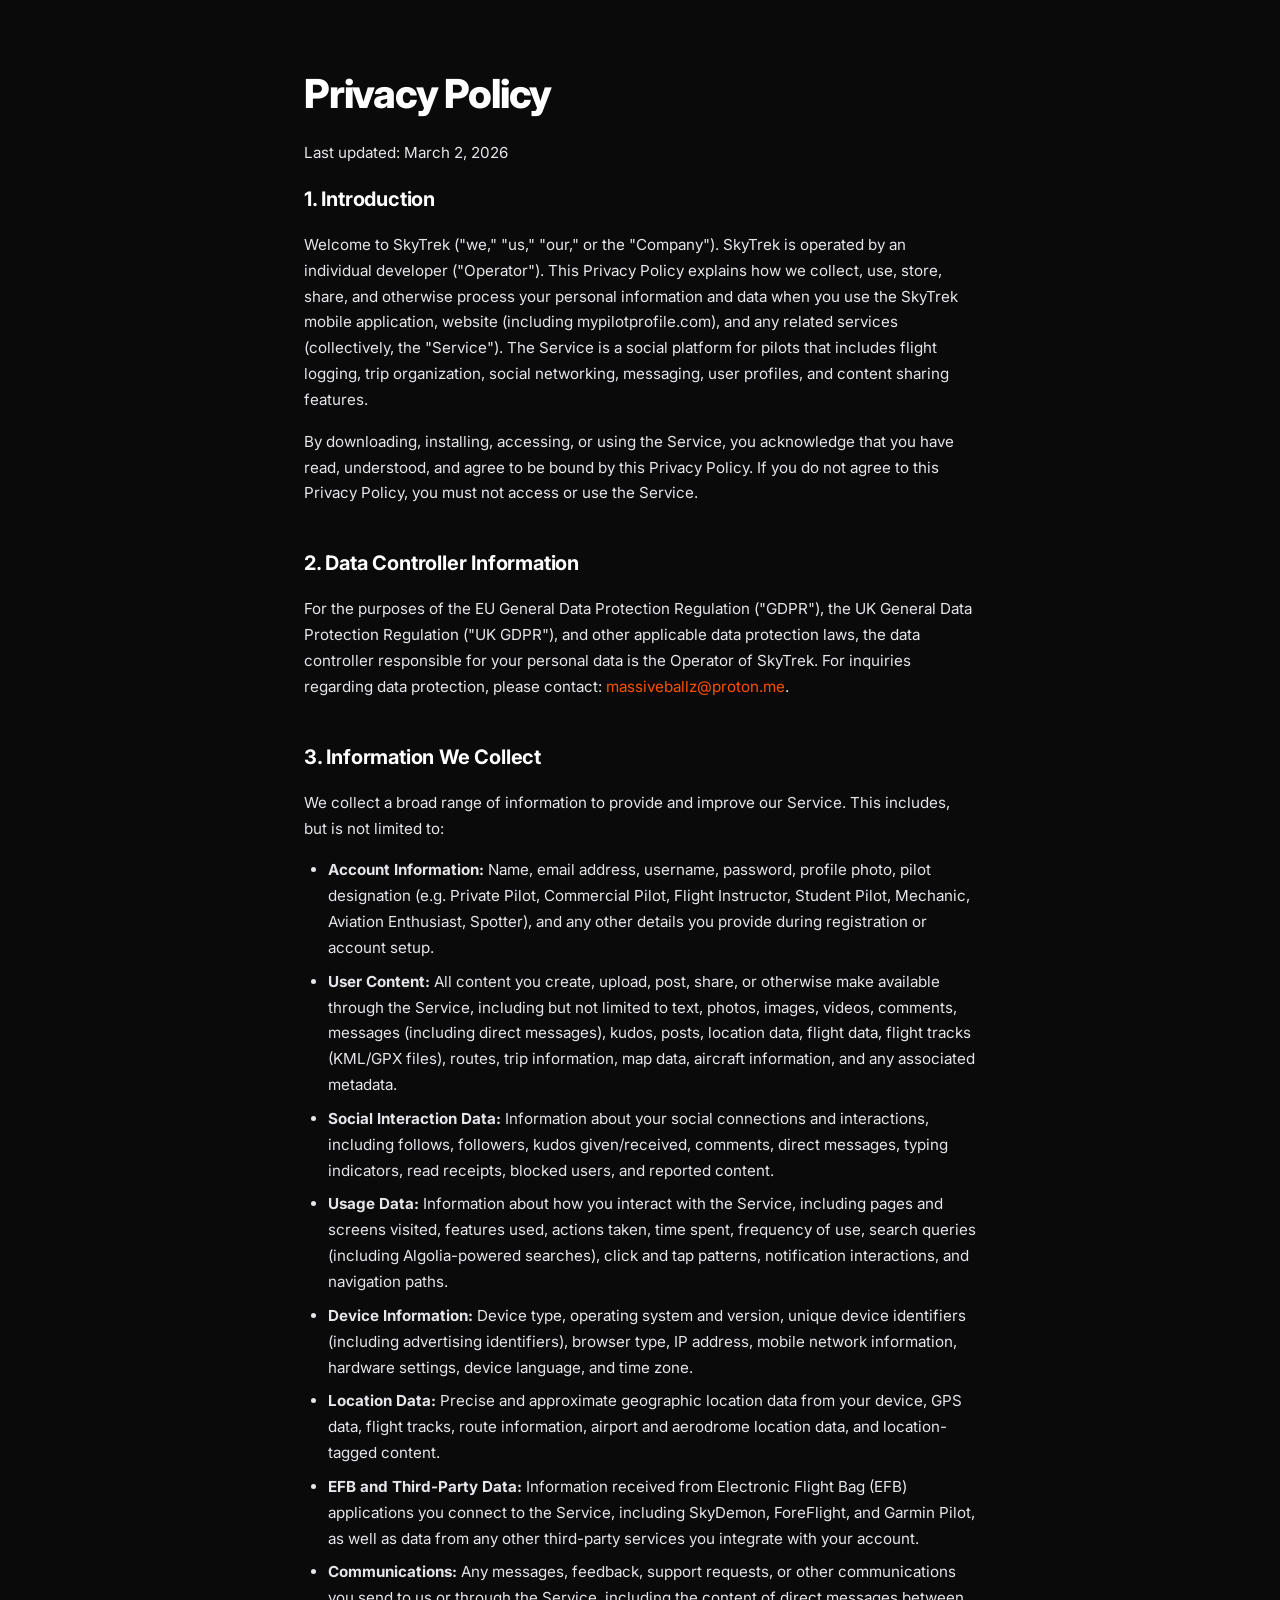
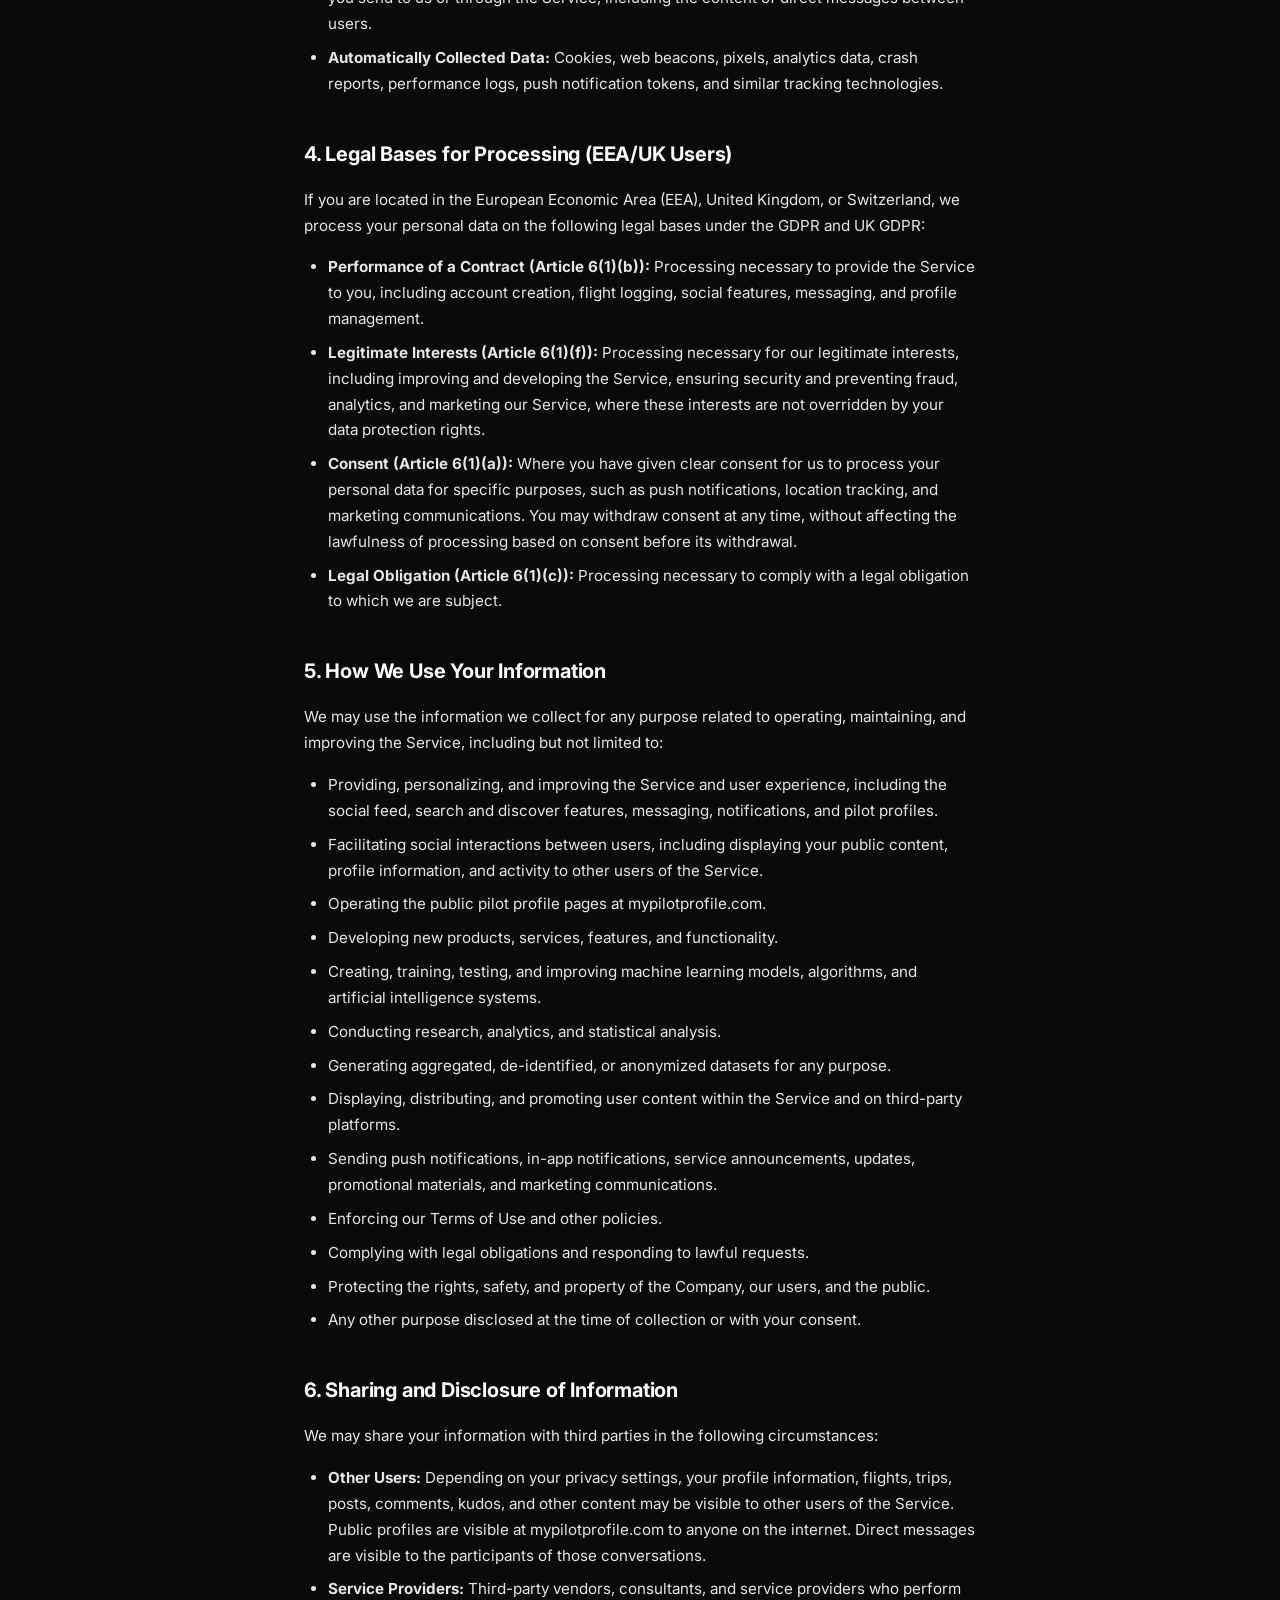
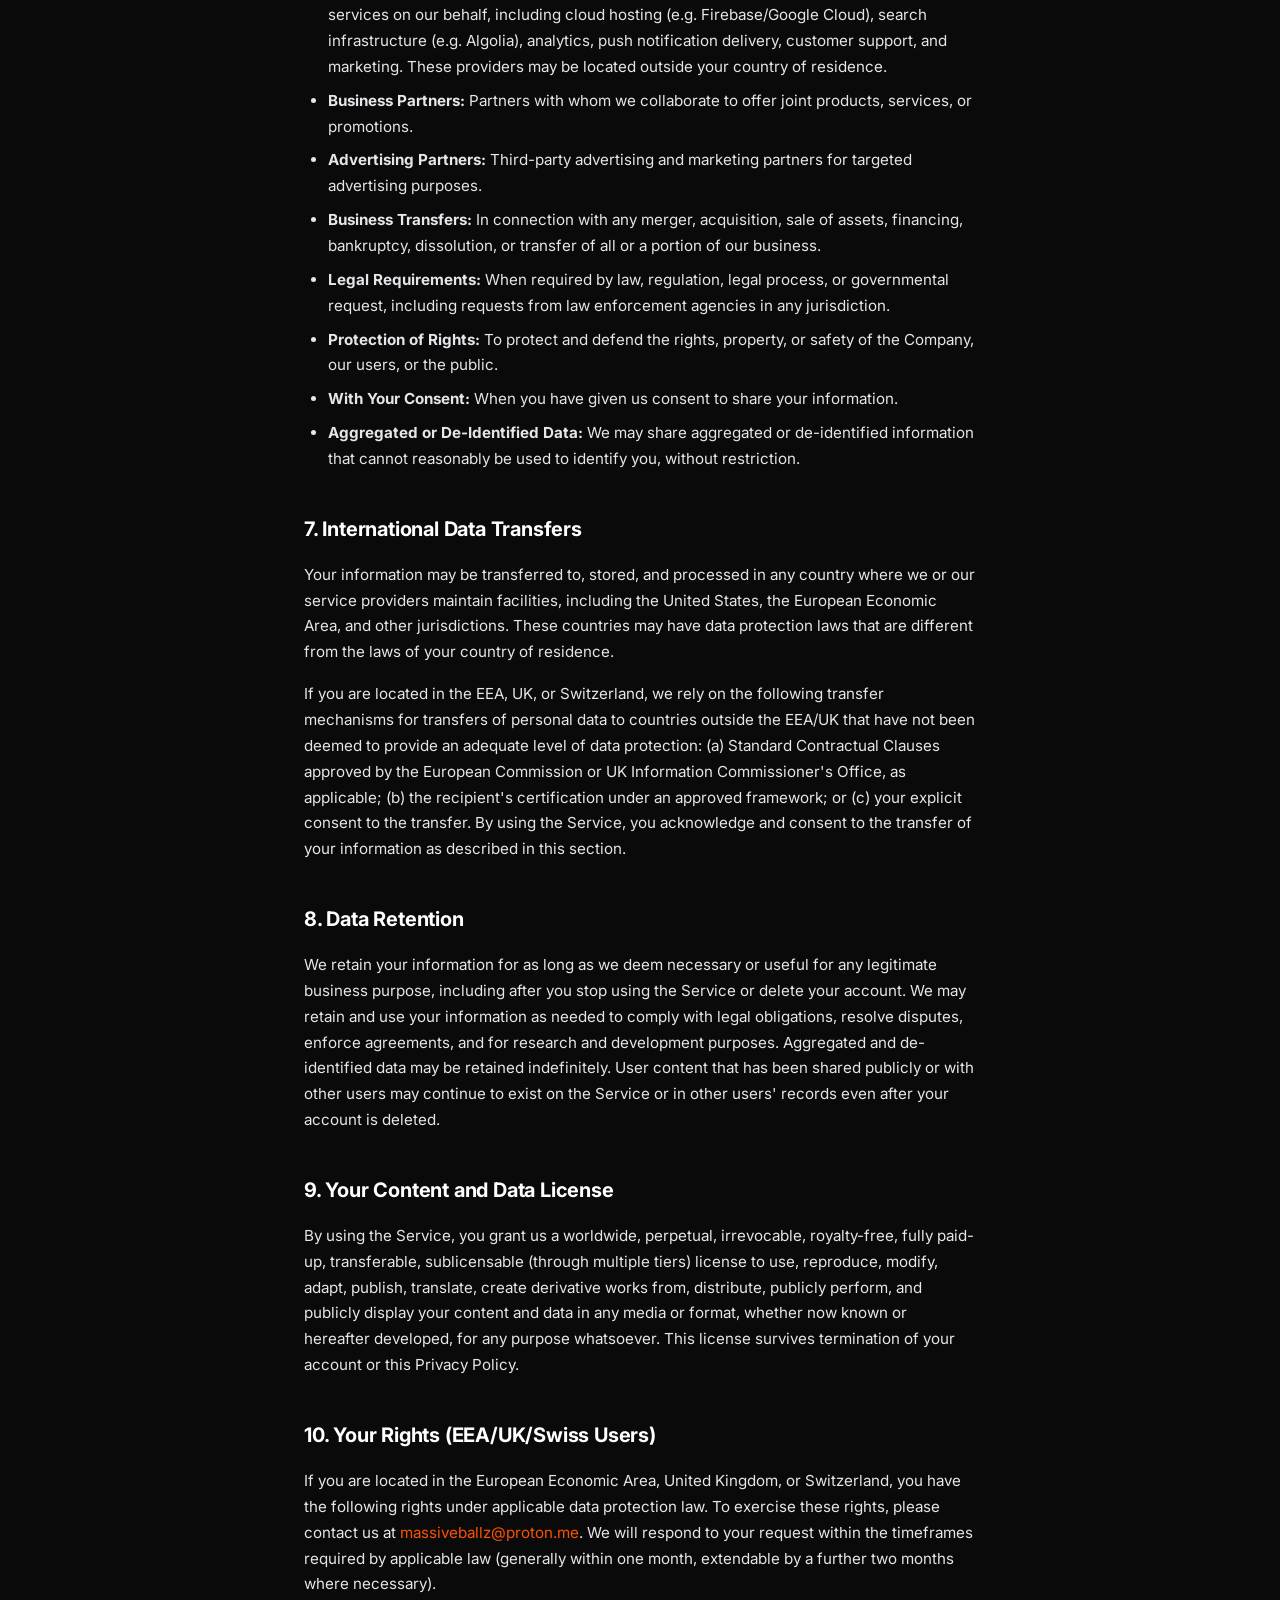
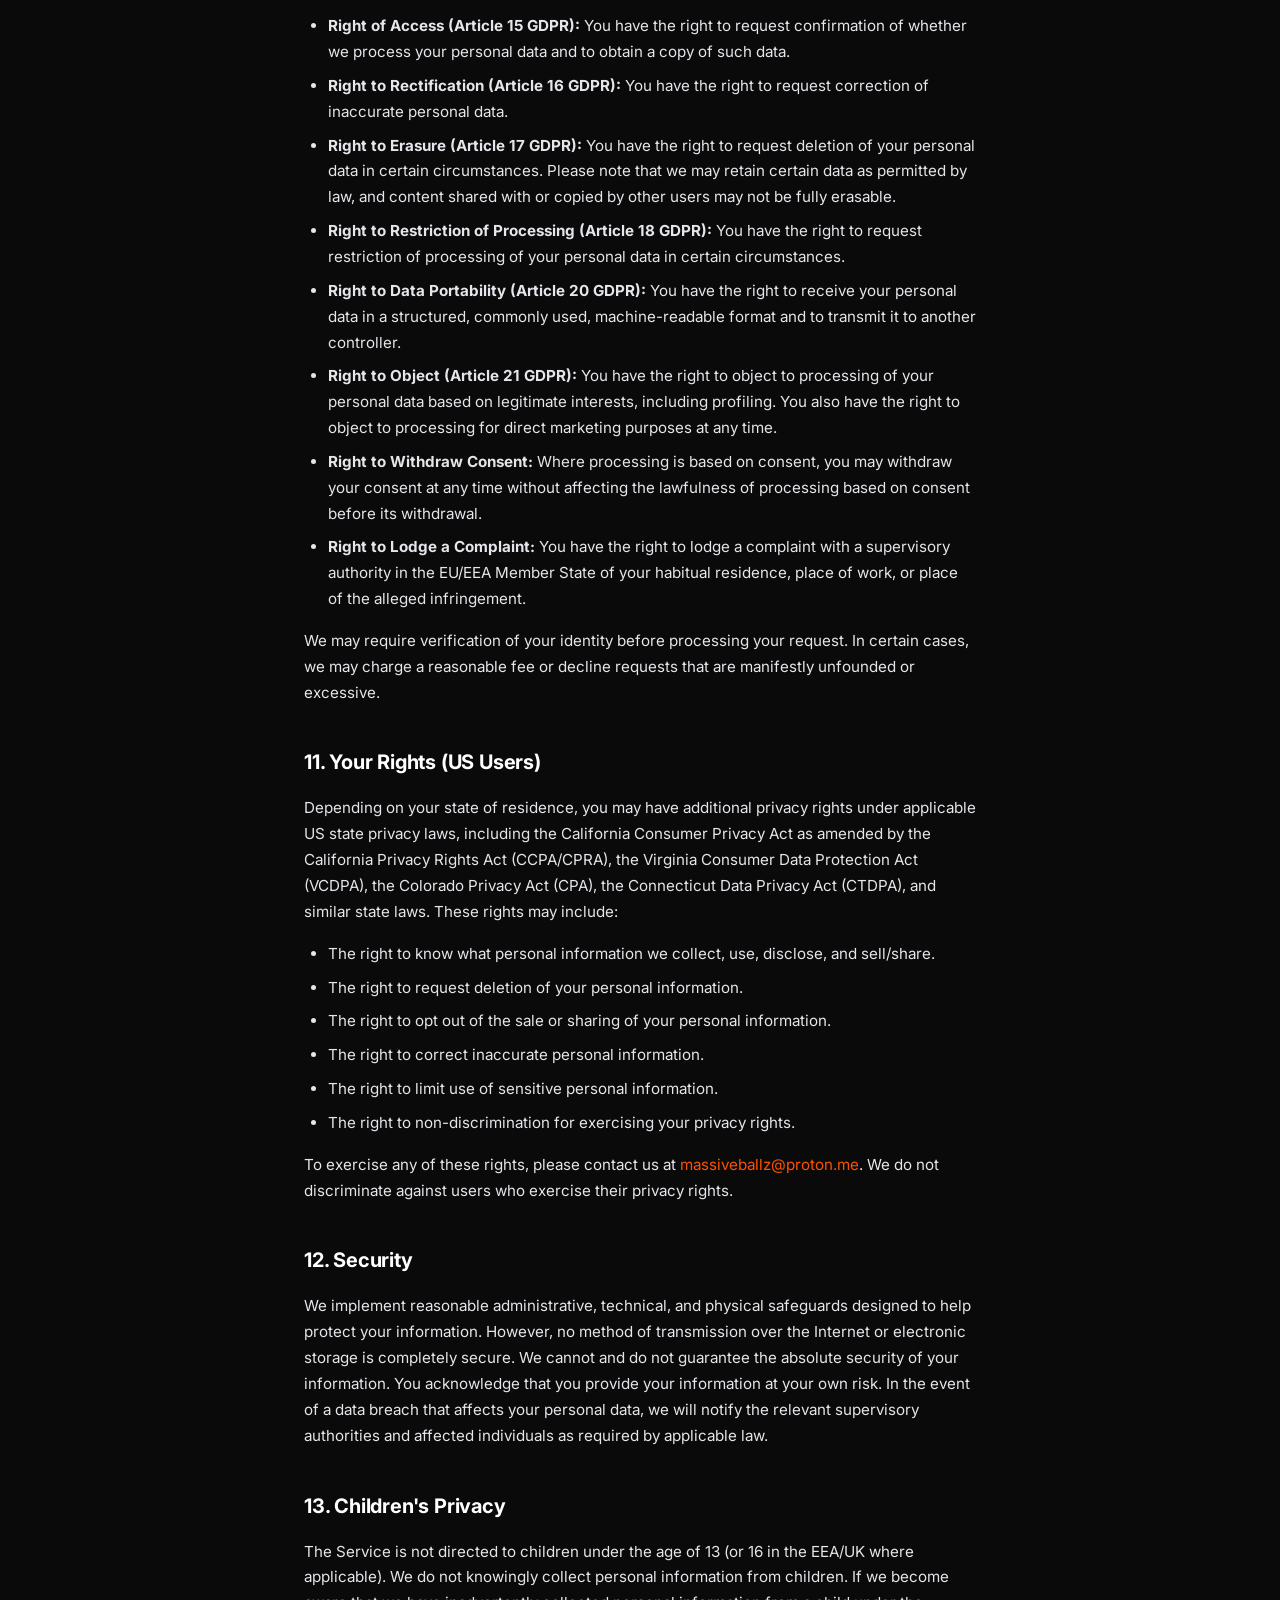
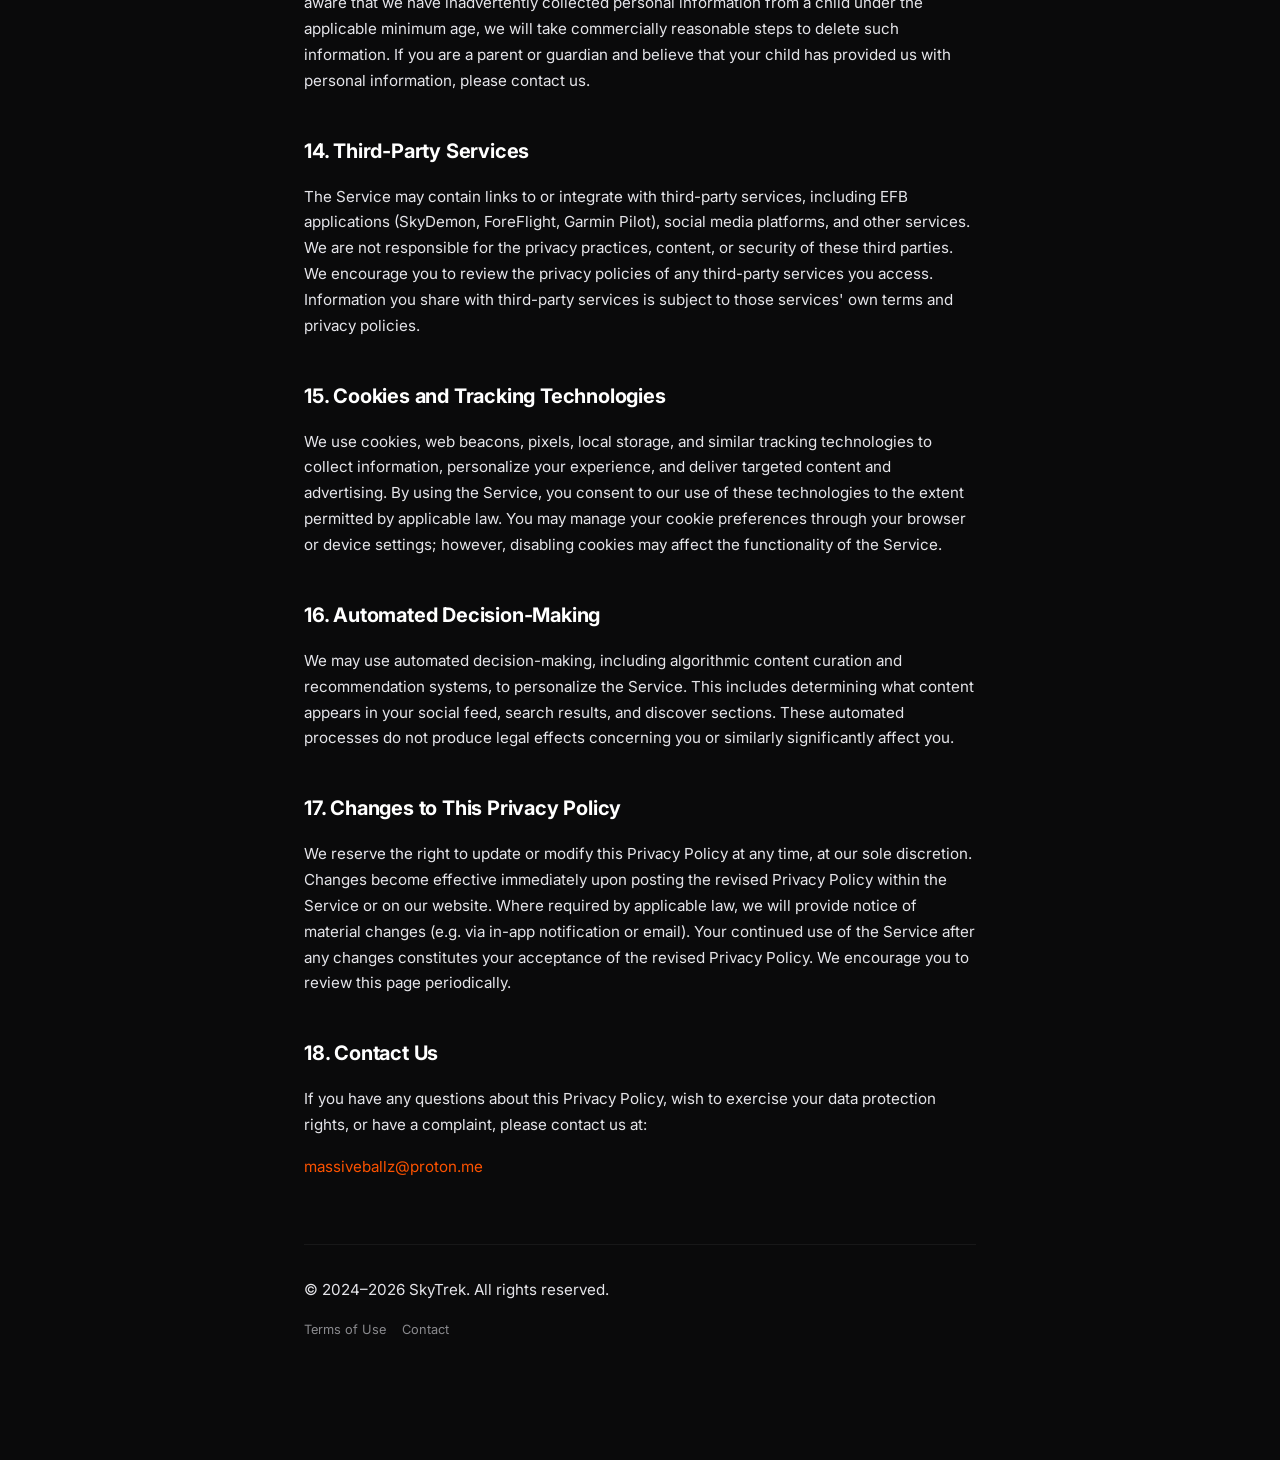
<file: privacy/index.html>
<!DOCTYPE html>
<html lang="en">
<head>
  <meta charset="UTF-8">
  <meta name="viewport" content="width=device-width, initial-scale=1.0">
  <title>Privacy Policy — SkyTrek</title>
  <meta name="description" content="Privacy Policy for the SkyTrek application.">

  <!-- Google Analytics -->
  <script async src="https://www.googletagmanager.com/gtag/js?id=G-2VWK9V1VF9"></script>
  <script>
    window.dataLayer = window.dataLayer || [];
    function gtag(){dataLayer.push(arguments);}
    gtag('js', new Date());
    gtag('config', 'G-2VWK9V1VF9');
  </script>

  <!-- Fonts -->
  <link rel="preconnect" href="https://fonts.googleapis.com">
  <link rel="preconnect" href="https://fonts.gstatic.com" crossorigin>
  <link href="https://fonts.googleapis.com/css2?family=Inter:wght@400;500;600;700;800&display=swap" rel="stylesheet">

  <style>
    *, *::before, *::after { margin: 0; padding: 0; box-sizing: border-box; }

    :root {
      --orange: #FC5200;
      --dark: #0a0a0b;
      --dark-card: #141416;
      --gray-100: #f5f5f7;
      --gray-200: #e5e5ea;
      --gray-400: #8a8a8e;
      --gray-600: #48484a;
      --white: #ffffff;
      --font: 'Inter', -apple-system, BlinkMacSystemFont, 'Segoe UI', sans-serif;
    }

    html { scroll-behavior: smooth; }

    body {
      font-family: var(--font);
      background: var(--dark);
      color: var(--gray-200);
      line-height: 1.7;
      -webkit-font-smoothing: antialiased;
      -moz-osx-font-smoothing: grayscale;
    }

    a { color: var(--orange); text-decoration: none; }
    a:hover { text-decoration: underline; }

    .legal {
      max-width: 720px;
      margin: 0 auto;
      padding: 60px 24px 120px;
    }

    .legal__title {
      font-size: clamp(1.75rem, 4vw, 2.5rem);
      font-weight: 800;
      letter-spacing: -0.03em;
      color: var(--white);
      margin-bottom: 12px;
    }

    .legal__updated {
      font-size: 0.9rem;
      color: var(--gray-600);
      margin-bottom: 48px;
    }

    .legal h2 {
      font-size: 1.25rem;
      font-weight: 700;
      color: var(--white);
      margin: 40px 0 16px;
      letter-spacing: -0.01em;
    }

    .legal h2:first-of-type { margin-top: 0; }

    .legal p {
      margin-bottom: 16px;
      color: var(--gray-200);
      font-size: 0.95rem;
    }

    .legal ul, .legal ol {
      margin: 0 0 16px 24px;
      color: var(--gray-200);
      font-size: 0.95rem;
    }

    .legal li { margin-bottom: 8px; }

    .legal__footer {
      margin-top: 64px;
      padding-top: 32px;
      border-top: 1px solid rgba(255, 255, 255, 0.06);
      font-size: 0.8rem;
      color: var(--gray-600);
    }

    .legal__footer-links {
      display: flex;
      gap: 16px;
      margin-top: 8px;
    }

    .legal__footer-links a {
      font-size: 0.8rem;
      color: var(--gray-400);
    }
  </style>
</head>
<body>

<div class="legal">

  <h1 class="legal__title">Privacy Policy</h1>
  <p class="legal__updated">Last updated: March 2, 2026</p>

  <h2>1. Introduction</h2>
  <p>Welcome to SkyTrek ("we," "us," "our," or the "Company"). SkyTrek is operated by an individual developer ("Operator"). This Privacy Policy explains how we collect, use, store, share, and otherwise process your personal information and data when you use the SkyTrek mobile application, website (including mypilotprofile.com), and any related services (collectively, the "Service"). The Service is a social platform for pilots that includes flight logging, trip organization, social networking, messaging, user profiles, and content sharing features.</p>
  <p>By downloading, installing, accessing, or using the Service, you acknowledge that you have read, understood, and agree to be bound by this Privacy Policy. If you do not agree to this Privacy Policy, you must not access or use the Service.</p>

  <h2>2. Data Controller Information</h2>
  <p>For the purposes of the EU General Data Protection Regulation ("GDPR"), the UK General Data Protection Regulation ("UK GDPR"), and other applicable data protection laws, the data controller responsible for your personal data is the Operator of SkyTrek. For inquiries regarding data protection, please contact: <a href="mailto:massiveballz@proton.me">massiveballz@proton.me</a>.</p>

  <h2>3. Information We Collect</h2>
  <p>We collect a broad range of information to provide and improve our Service. This includes, but is not limited to:</p>
  <ul>
    <li><strong>Account Information:</strong> Name, email address, username, password, profile photo, pilot designation (e.g. Private Pilot, Commercial Pilot, Flight Instructor, Student Pilot, Mechanic, Aviation Enthusiast, Spotter), and any other details you provide during registration or account setup.</li>
    <li><strong>User Content:</strong> All content you create, upload, post, share, or otherwise make available through the Service, including but not limited to text, photos, images, videos, comments, messages (including direct messages), kudos, posts, location data, flight data, flight tracks (KML/GPX files), routes, trip information, map data, aircraft information, and any associated metadata.</li>
    <li><strong>Social Interaction Data:</strong> Information about your social connections and interactions, including follows, followers, kudos given/received, comments, direct messages, typing indicators, read receipts, blocked users, and reported content.</li>
    <li><strong>Usage Data:</strong> Information about how you interact with the Service, including pages and screens visited, features used, actions taken, time spent, frequency of use, search queries (including Algolia-powered searches), click and tap patterns, notification interactions, and navigation paths.</li>
    <li><strong>Device Information:</strong> Device type, operating system and version, unique device identifiers (including advertising identifiers), browser type, IP address, mobile network information, hardware settings, device language, and time zone.</li>
    <li><strong>Location Data:</strong> Precise and approximate geographic location data from your device, GPS data, flight tracks, route information, airport and aerodrome location data, and location-tagged content.</li>
    <li><strong>EFB and Third-Party Data:</strong> Information received from Electronic Flight Bag (EFB) applications you connect to the Service, including SkyDemon, ForeFlight, and Garmin Pilot, as well as data from any other third-party services you integrate with your account.</li>
    <li><strong>Communications:</strong> Any messages, feedback, support requests, or other communications you send to us or through the Service, including the content of direct messages between users.</li>
    <li><strong>Automatically Collected Data:</strong> Cookies, web beacons, pixels, analytics data, crash reports, performance logs, push notification tokens, and similar tracking technologies.</li>
  </ul>

  <h2>4. Legal Bases for Processing (EEA/UK Users)</h2>
  <p>If you are located in the European Economic Area (EEA), United Kingdom, or Switzerland, we process your personal data on the following legal bases under the GDPR and UK GDPR:</p>
  <ul>
    <li><strong>Performance of a Contract (Article 6(1)(b)):</strong> Processing necessary to provide the Service to you, including account creation, flight logging, social features, messaging, and profile management.</li>
    <li><strong>Legitimate Interests (Article 6(1)(f)):</strong> Processing necessary for our legitimate interests, including improving and developing the Service, ensuring security and preventing fraud, analytics, and marketing our Service, where these interests are not overridden by your data protection rights.</li>
    <li><strong>Consent (Article 6(1)(a)):</strong> Where you have given clear consent for us to process your personal data for specific purposes, such as push notifications, location tracking, and marketing communications. You may withdraw consent at any time, without affecting the lawfulness of processing based on consent before its withdrawal.</li>
    <li><strong>Legal Obligation (Article 6(1)(c)):</strong> Processing necessary to comply with a legal obligation to which we are subject.</li>
  </ul>

  <h2>5. How We Use Your Information</h2>
  <p>We may use the information we collect for any purpose related to operating, maintaining, and improving the Service, including but not limited to:</p>
  <ul>
    <li>Providing, personalizing, and improving the Service and user experience, including the social feed, search and discover features, messaging, notifications, and pilot profiles.</li>
    <li>Facilitating social interactions between users, including displaying your public content, profile information, and activity to other users of the Service.</li>
    <li>Operating the public pilot profile pages at mypilotprofile.com.</li>
    <li>Developing new products, services, features, and functionality.</li>
    <li>Creating, training, testing, and improving machine learning models, algorithms, and artificial intelligence systems.</li>
    <li>Conducting research, analytics, and statistical analysis.</li>
    <li>Generating aggregated, de-identified, or anonymized datasets for any purpose.</li>
    <li>Displaying, distributing, and promoting user content within the Service and on third-party platforms.</li>
    <li>Sending push notifications, in-app notifications, service announcements, updates, promotional materials, and marketing communications.</li>
    <li>Enforcing our Terms of Use and other policies.</li>
    <li>Complying with legal obligations and responding to lawful requests.</li>
    <li>Protecting the rights, safety, and property of the Company, our users, and the public.</li>
    <li>Any other purpose disclosed at the time of collection or with your consent.</li>
  </ul>

  <h2>6. Sharing and Disclosure of Information</h2>
  <p>We may share your information with third parties in the following circumstances:</p>
  <ul>
    <li><strong>Other Users:</strong> Depending on your privacy settings, your profile information, flights, trips, posts, comments, kudos, and other content may be visible to other users of the Service. Public profiles are visible at mypilotprofile.com to anyone on the internet. Direct messages are visible to the participants of those conversations.</li>
    <li><strong>Service Providers:</strong> Third-party vendors, consultants, and service providers who perform services on our behalf, including cloud hosting (e.g. Firebase/Google Cloud), search infrastructure (e.g. Algolia), analytics, push notification delivery, customer support, and marketing. These providers may be located outside your country of residence.</li>
    <li><strong>Business Partners:</strong> Partners with whom we collaborate to offer joint products, services, or promotions.</li>
    <li><strong>Advertising Partners:</strong> Third-party advertising and marketing partners for targeted advertising purposes.</li>
    <li><strong>Business Transfers:</strong> In connection with any merger, acquisition, sale of assets, financing, bankruptcy, dissolution, or transfer of all or a portion of our business.</li>
    <li><strong>Legal Requirements:</strong> When required by law, regulation, legal process, or governmental request, including requests from law enforcement agencies in any jurisdiction.</li>
    <li><strong>Protection of Rights:</strong> To protect and defend the rights, property, or safety of the Company, our users, or the public.</li>
    <li><strong>With Your Consent:</strong> When you have given us consent to share your information.</li>
    <li><strong>Aggregated or De-Identified Data:</strong> We may share aggregated or de-identified information that cannot reasonably be used to identify you, without restriction.</li>
  </ul>

  <h2>7. International Data Transfers</h2>
  <p>Your information may be transferred to, stored, and processed in any country where we or our service providers maintain facilities, including the United States, the European Economic Area, and other jurisdictions. These countries may have data protection laws that are different from the laws of your country of residence.</p>
  <p>If you are located in the EEA, UK, or Switzerland, we rely on the following transfer mechanisms for transfers of personal data to countries outside the EEA/UK that have not been deemed to provide an adequate level of data protection: (a) Standard Contractual Clauses approved by the European Commission or UK Information Commissioner's Office, as applicable; (b) the recipient's certification under an approved framework; or (c) your explicit consent to the transfer. By using the Service, you acknowledge and consent to the transfer of your information as described in this section.</p>

  <h2>8. Data Retention</h2>
  <p>We retain your information for as long as we deem necessary or useful for any legitimate business purpose, including after you stop using the Service or delete your account. We may retain and use your information as needed to comply with legal obligations, resolve disputes, enforce agreements, and for research and development purposes. Aggregated and de-identified data may be retained indefinitely. User content that has been shared publicly or with other users may continue to exist on the Service or in other users' records even after your account is deleted.</p>

  <h2>9. Your Content and Data License</h2>
  <p>By using the Service, you grant us a worldwide, perpetual, irrevocable, royalty-free, fully paid-up, transferable, sublicensable (through multiple tiers) license to use, reproduce, modify, adapt, publish, translate, create derivative works from, distribute, publicly perform, and publicly display your content and data in any media or format, whether now known or hereafter developed, for any purpose whatsoever. This license survives termination of your account or this Privacy Policy.</p>

  <h2>10. Your Rights (EEA/UK/Swiss Users)</h2>
  <p>If you are located in the European Economic Area, United Kingdom, or Switzerland, you have the following rights under applicable data protection law. To exercise these rights, please contact us at <a href="mailto:massiveballz@proton.me">massiveballz@proton.me</a>. We will respond to your request within the timeframes required by applicable law (generally within one month, extendable by a further two months where necessary).</p>
  <ul>
    <li><strong>Right of Access (Article 15 GDPR):</strong> You have the right to request confirmation of whether we process your personal data and to obtain a copy of such data.</li>
    <li><strong>Right to Rectification (Article 16 GDPR):</strong> You have the right to request correction of inaccurate personal data.</li>
    <li><strong>Right to Erasure (Article 17 GDPR):</strong> You have the right to request deletion of your personal data in certain circumstances. Please note that we may retain certain data as permitted by law, and content shared with or copied by other users may not be fully erasable.</li>
    <li><strong>Right to Restriction of Processing (Article 18 GDPR):</strong> You have the right to request restriction of processing of your personal data in certain circumstances.</li>
    <li><strong>Right to Data Portability (Article 20 GDPR):</strong> You have the right to receive your personal data in a structured, commonly used, machine-readable format and to transmit it to another controller.</li>
    <li><strong>Right to Object (Article 21 GDPR):</strong> You have the right to object to processing of your personal data based on legitimate interests, including profiling. You also have the right to object to processing for direct marketing purposes at any time.</li>
    <li><strong>Right to Withdraw Consent:</strong> Where processing is based on consent, you may withdraw your consent at any time without affecting the lawfulness of processing based on consent before its withdrawal.</li>
    <li><strong>Right to Lodge a Complaint:</strong> You have the right to lodge a complaint with a supervisory authority in the EU/EEA Member State of your habitual residence, place of work, or place of the alleged infringement.</li>
  </ul>
  <p>We may require verification of your identity before processing your request. In certain cases, we may charge a reasonable fee or decline requests that are manifestly unfounded or excessive.</p>

  <h2>11. Your Rights (US Users)</h2>
  <p>Depending on your state of residence, you may have additional privacy rights under applicable US state privacy laws, including the California Consumer Privacy Act as amended by the California Privacy Rights Act (CCPA/CPRA), the Virginia Consumer Data Protection Act (VCDPA), the Colorado Privacy Act (CPA), the Connecticut Data Privacy Act (CTDPA), and similar state laws. These rights may include:</p>
  <ul>
    <li>The right to know what personal information we collect, use, disclose, and sell/share.</li>
    <li>The right to request deletion of your personal information.</li>
    <li>The right to opt out of the sale or sharing of your personal information.</li>
    <li>The right to correct inaccurate personal information.</li>
    <li>The right to limit use of sensitive personal information.</li>
    <li>The right to non-discrimination for exercising your privacy rights.</li>
  </ul>
  <p>To exercise any of these rights, please contact us at <a href="mailto:massiveballz@proton.me">massiveballz@proton.me</a>. We do not discriminate against users who exercise their privacy rights.</p>

  <h2>12. Security</h2>
  <p>We implement reasonable administrative, technical, and physical safeguards designed to help protect your information. However, no method of transmission over the Internet or electronic storage is completely secure. We cannot and do not guarantee the absolute security of your information. You acknowledge that you provide your information at your own risk. In the event of a data breach that affects your personal data, we will notify the relevant supervisory authorities and affected individuals as required by applicable law.</p>

  <h2>13. Children's Privacy</h2>
  <p>The Service is not directed to children under the age of 13 (or 16 in the EEA/UK where applicable). We do not knowingly collect personal information from children. If we become aware that we have inadvertently collected personal information from a child under the applicable minimum age, we will take commercially reasonable steps to delete such information. If you are a parent or guardian and believe that your child has provided us with personal information, please contact us.</p>

  <h2>14. Third-Party Services</h2>
  <p>The Service may contain links to or integrate with third-party services, including EFB applications (SkyDemon, ForeFlight, Garmin Pilot), social media platforms, and other services. We are not responsible for the privacy practices, content, or security of these third parties. We encourage you to review the privacy policies of any third-party services you access. Information you share with third-party services is subject to those services' own terms and privacy policies.</p>

  <h2>15. Cookies and Tracking Technologies</h2>
  <p>We use cookies, web beacons, pixels, local storage, and similar tracking technologies to collect information, personalize your experience, and deliver targeted content and advertising. By using the Service, you consent to our use of these technologies to the extent permitted by applicable law. You may manage your cookie preferences through your browser or device settings; however, disabling cookies may affect the functionality of the Service.</p>

  <h2>16. Automated Decision-Making</h2>
  <p>We may use automated decision-making, including algorithmic content curation and recommendation systems, to personalize the Service. This includes determining what content appears in your social feed, search results, and discover sections. These automated processes do not produce legal effects concerning you or similarly significantly affect you.</p>

  <h2>17. Changes to This Privacy Policy</h2>
  <p>We reserve the right to update or modify this Privacy Policy at any time, at our sole discretion. Changes become effective immediately upon posting the revised Privacy Policy within the Service or on our website. Where required by applicable law, we will provide notice of material changes (e.g. via in-app notification or email). Your continued use of the Service after any changes constitutes your acceptance of the revised Privacy Policy. We encourage you to review this page periodically.</p>

  <h2>18. Contact Us</h2>
  <p>If you have any questions about this Privacy Policy, wish to exercise your data protection rights, or have a complaint, please contact us at:</p>
  <p><a href="mailto:massiveballz@proton.me">massiveballz@proton.me</a></p>

  <div class="legal__footer">
    <p>&copy; 2024&ndash;2026 SkyTrek. All rights reserved.</p>
    <div class="legal__footer-links">
      <a href="../terms/index.html">Terms of Use</a>
      <a href="mailto:massiveballz@proton.me">Contact</a>
    </div>
  </div>
</div>

</body>
</html>
</file>
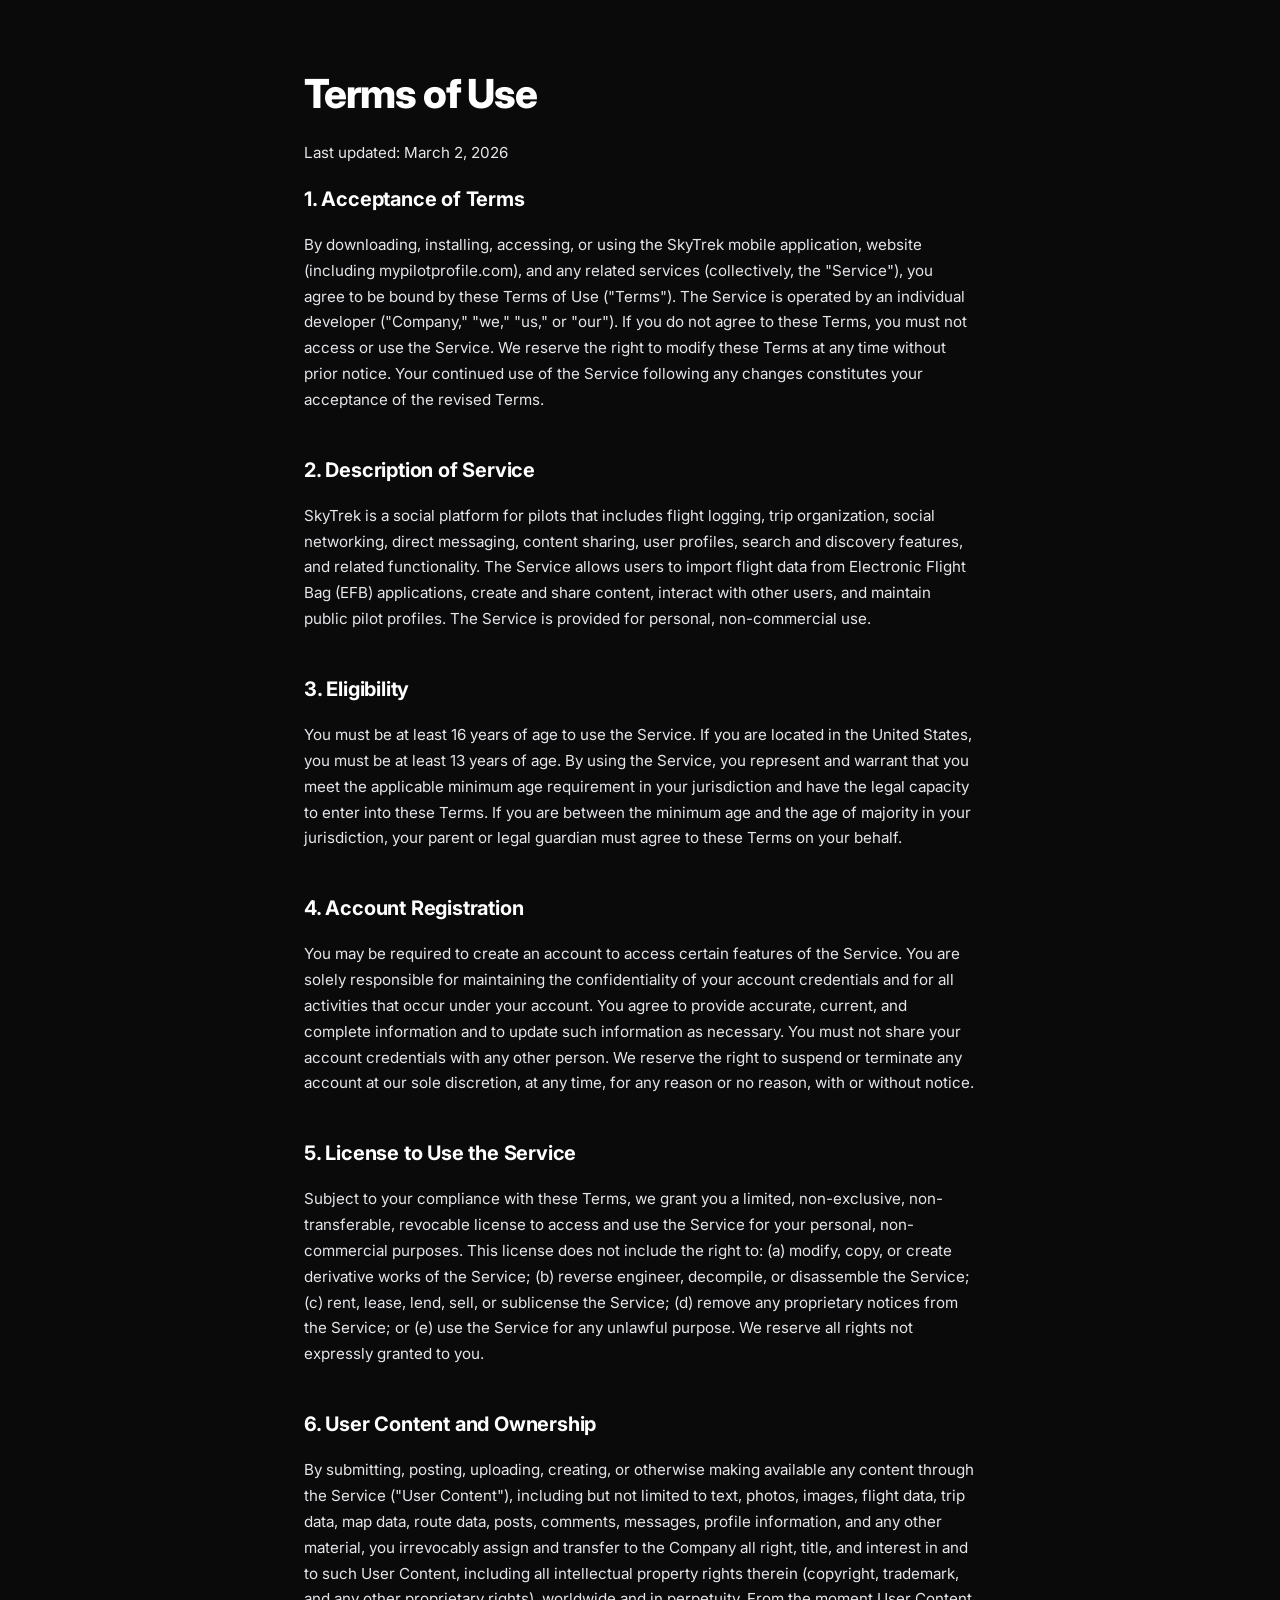
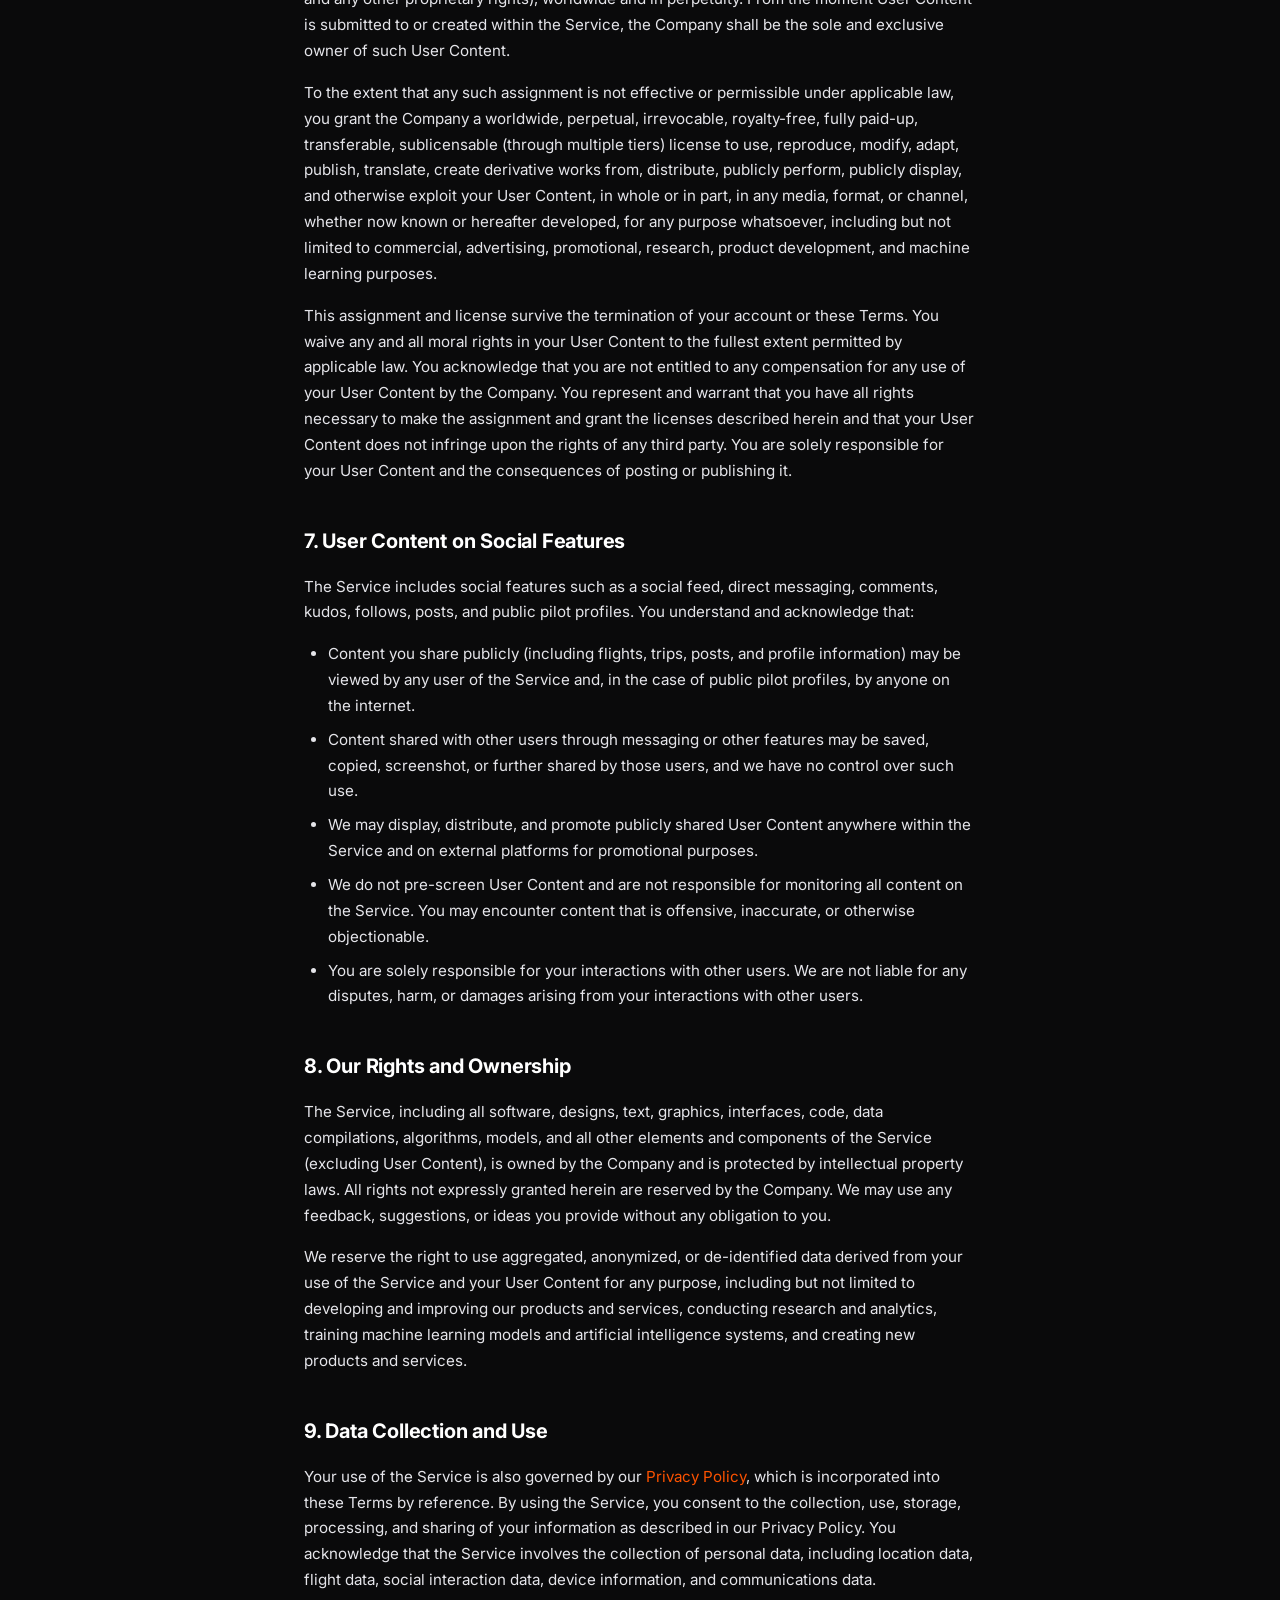
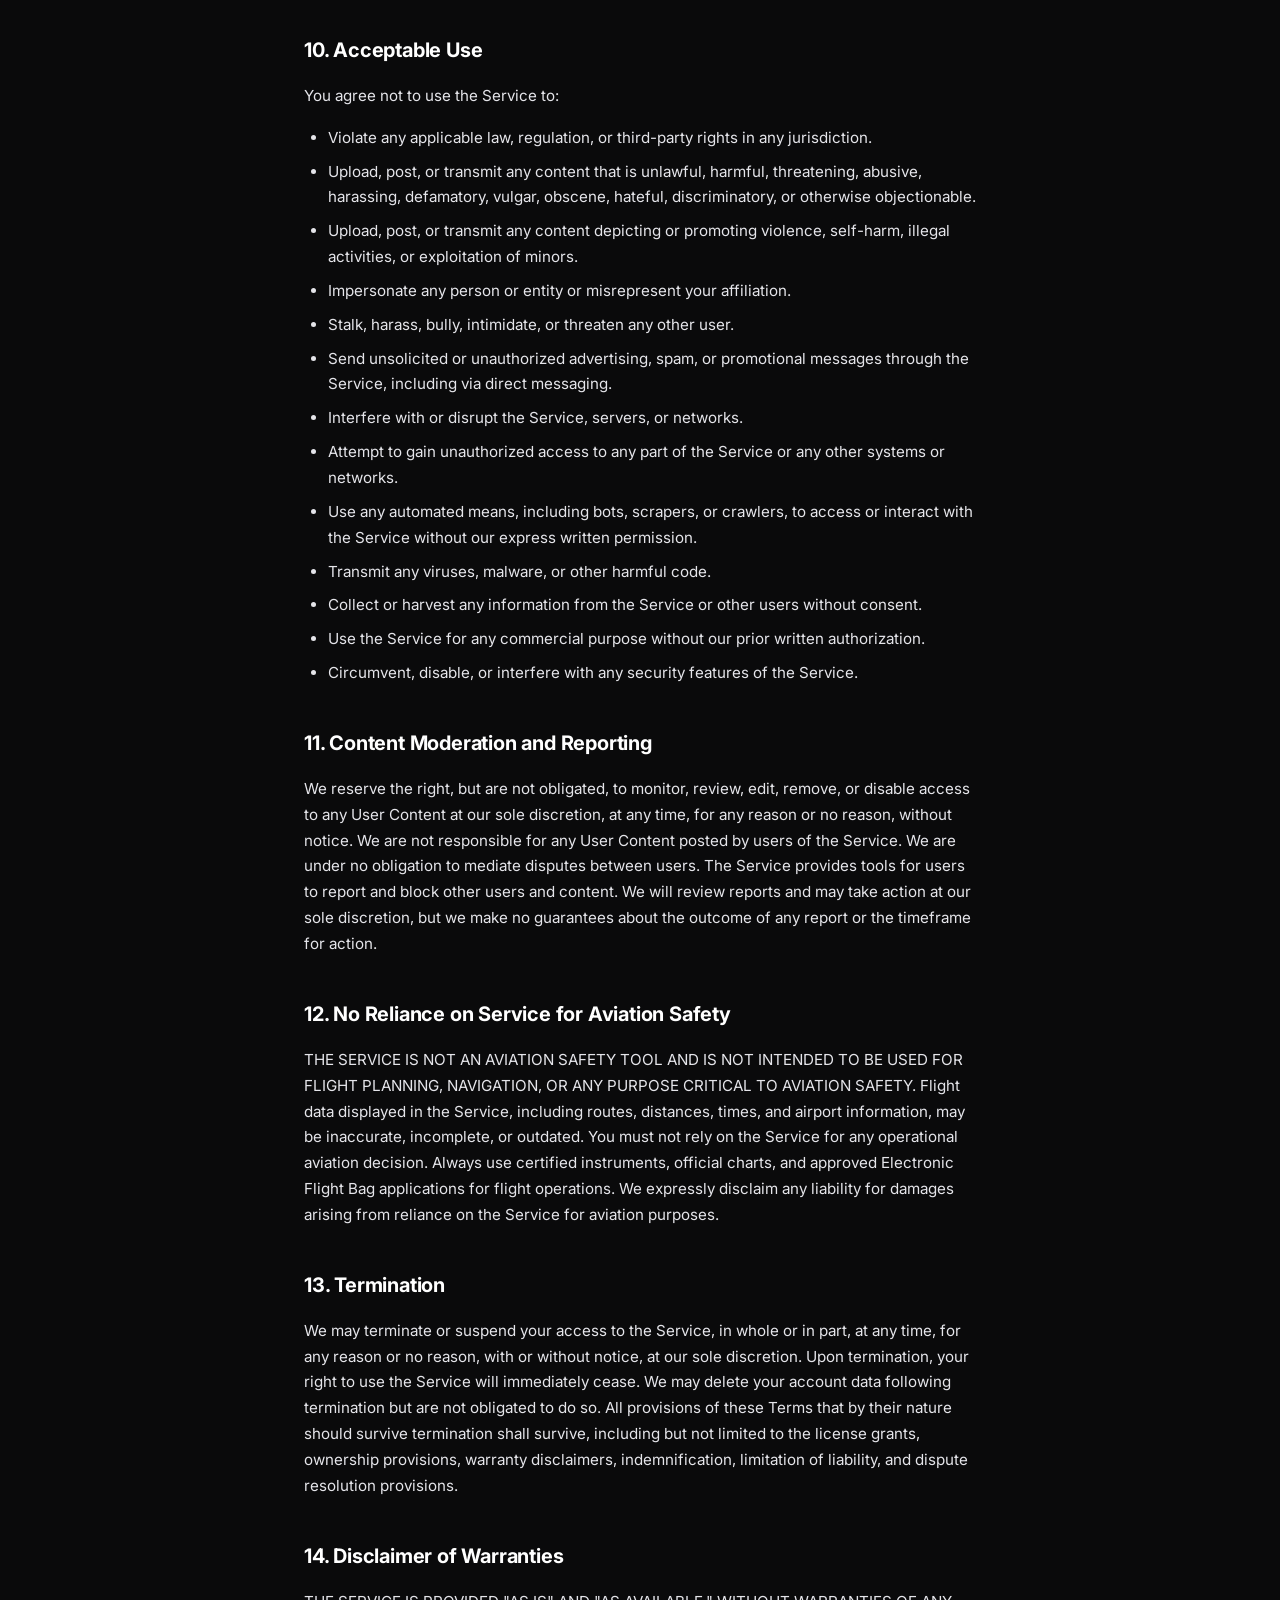
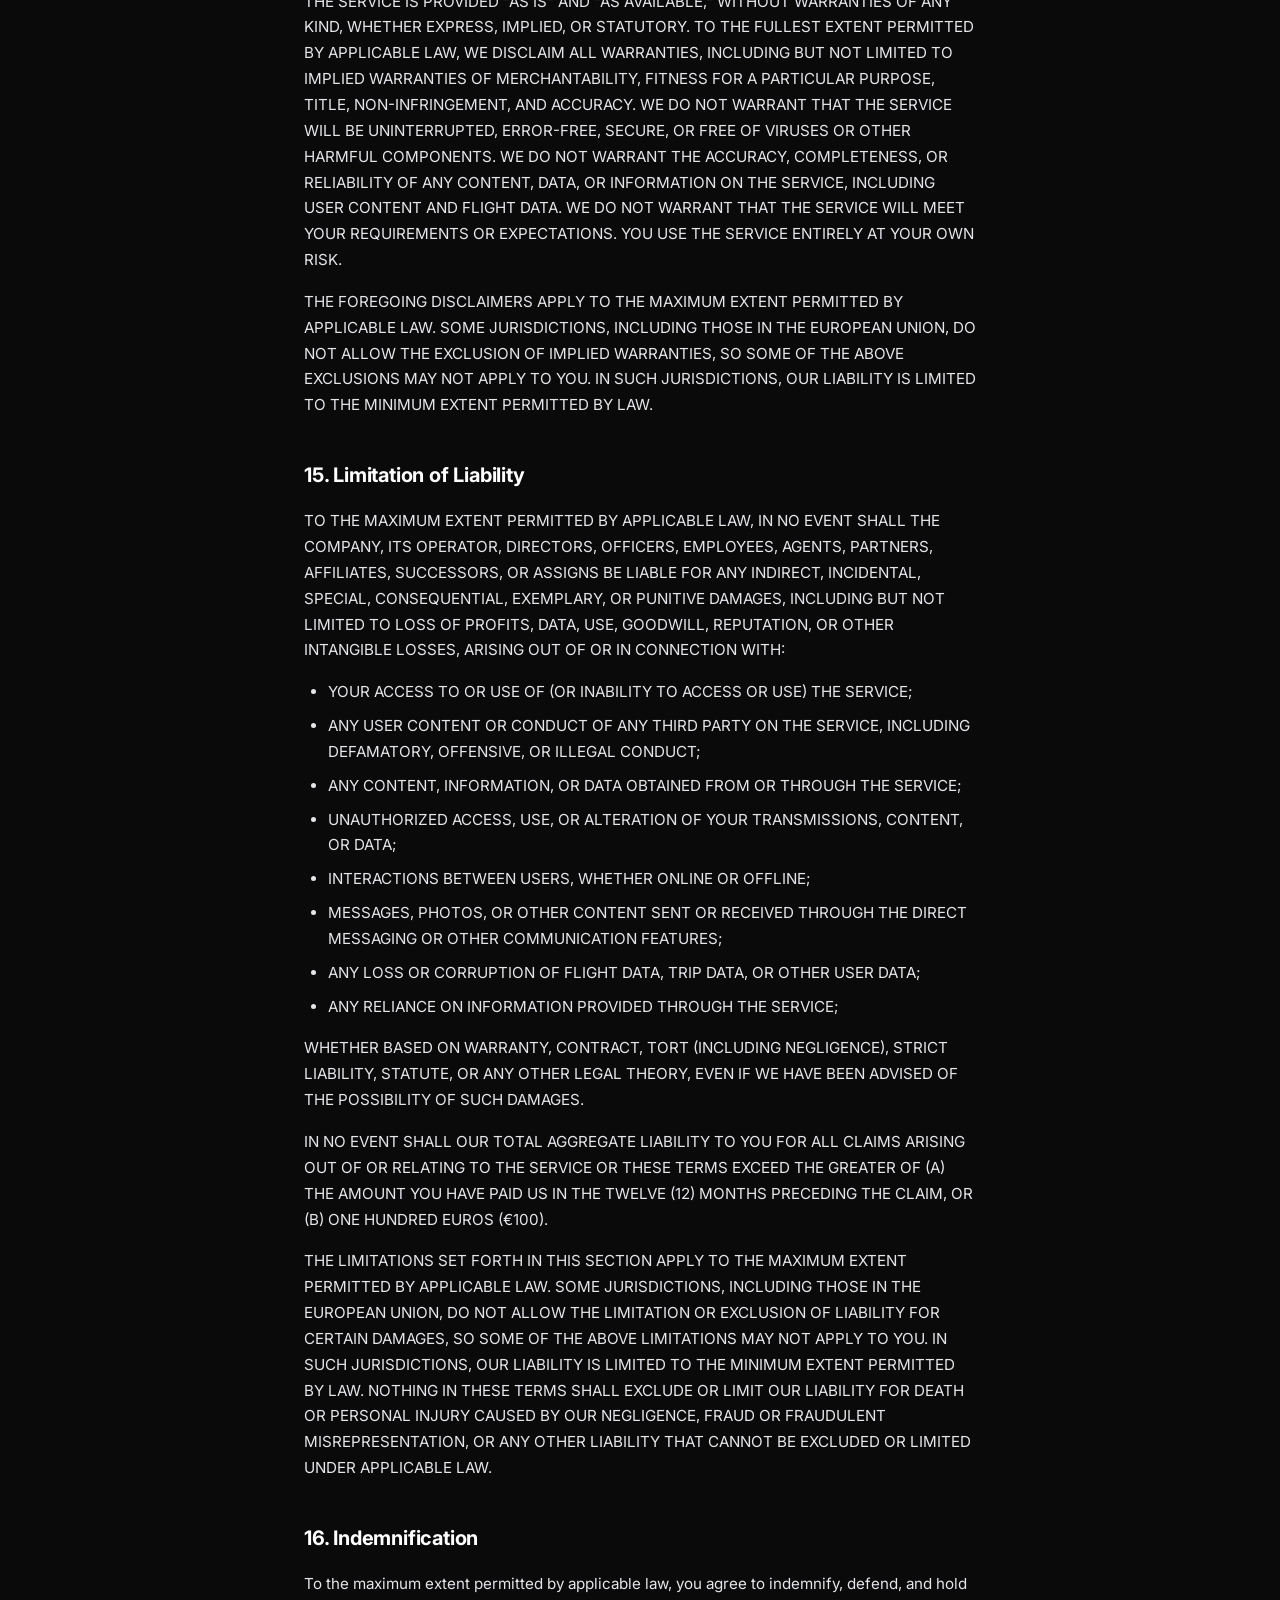
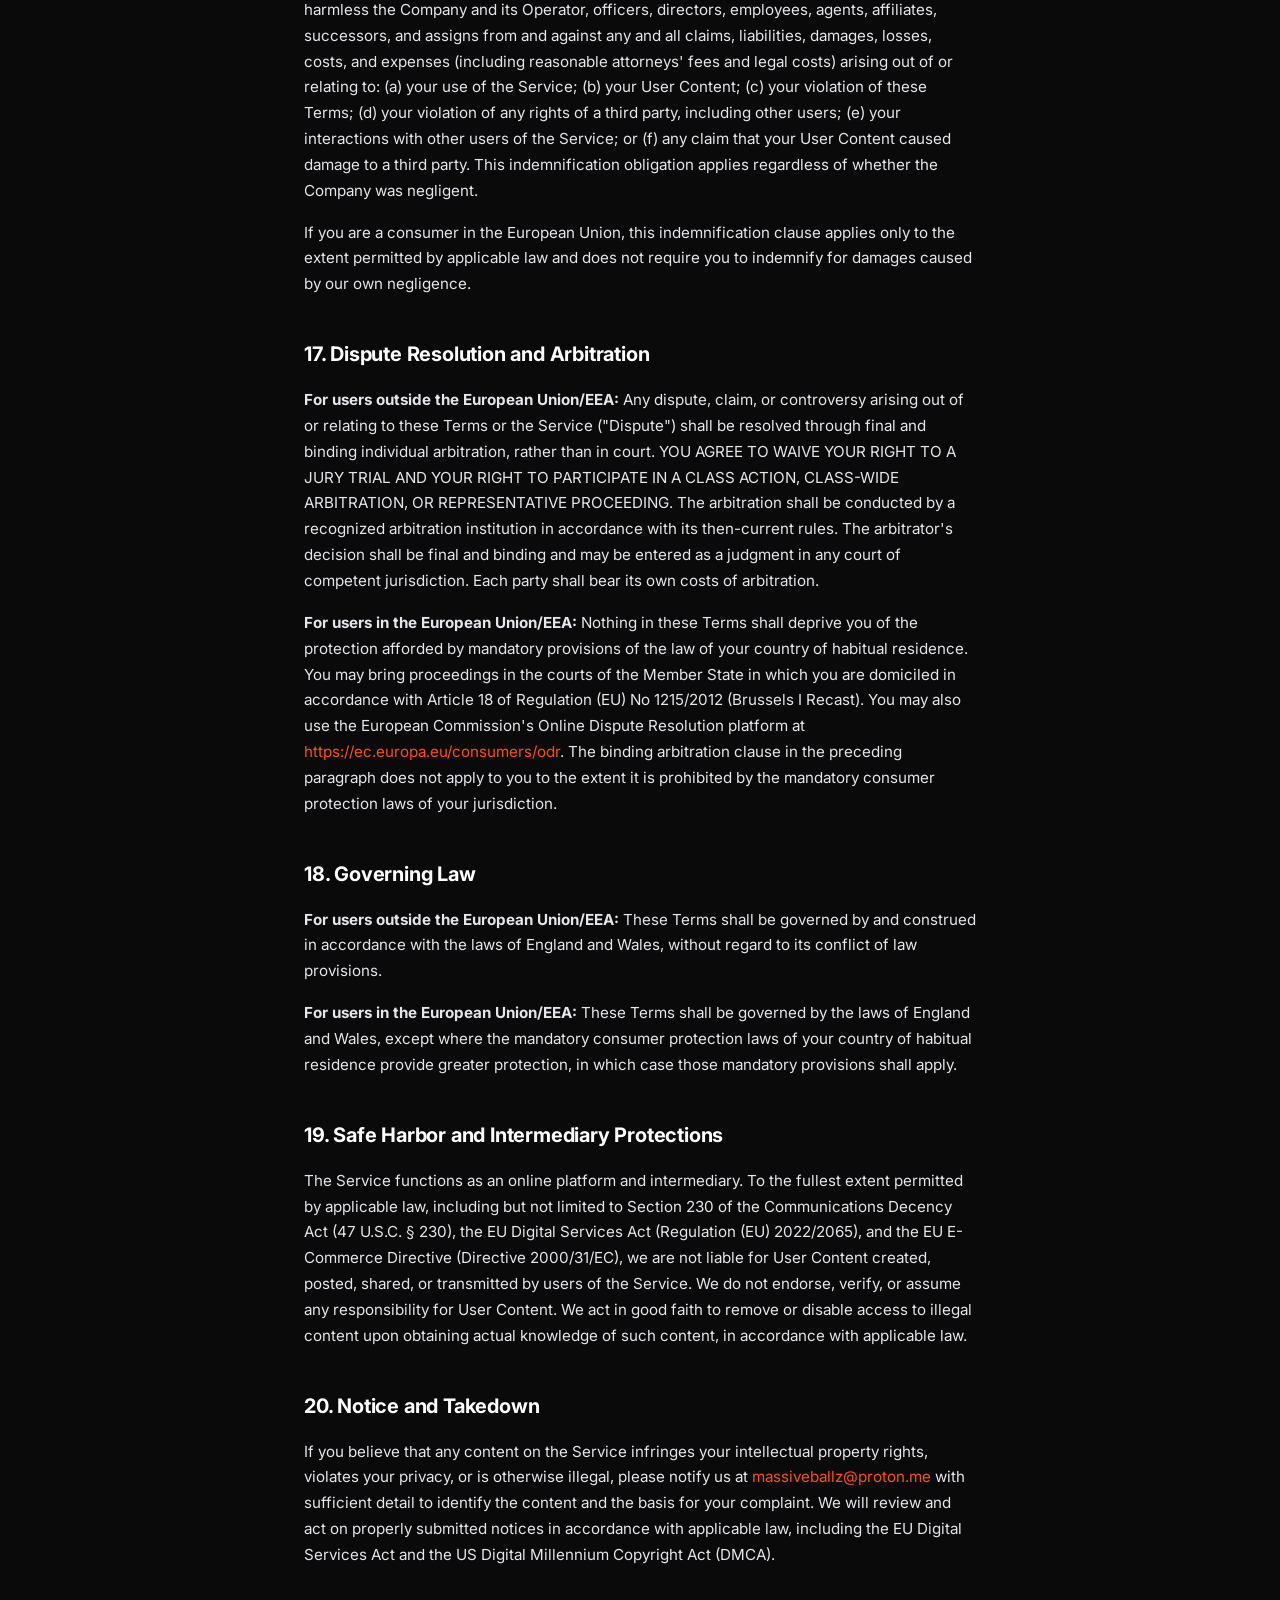
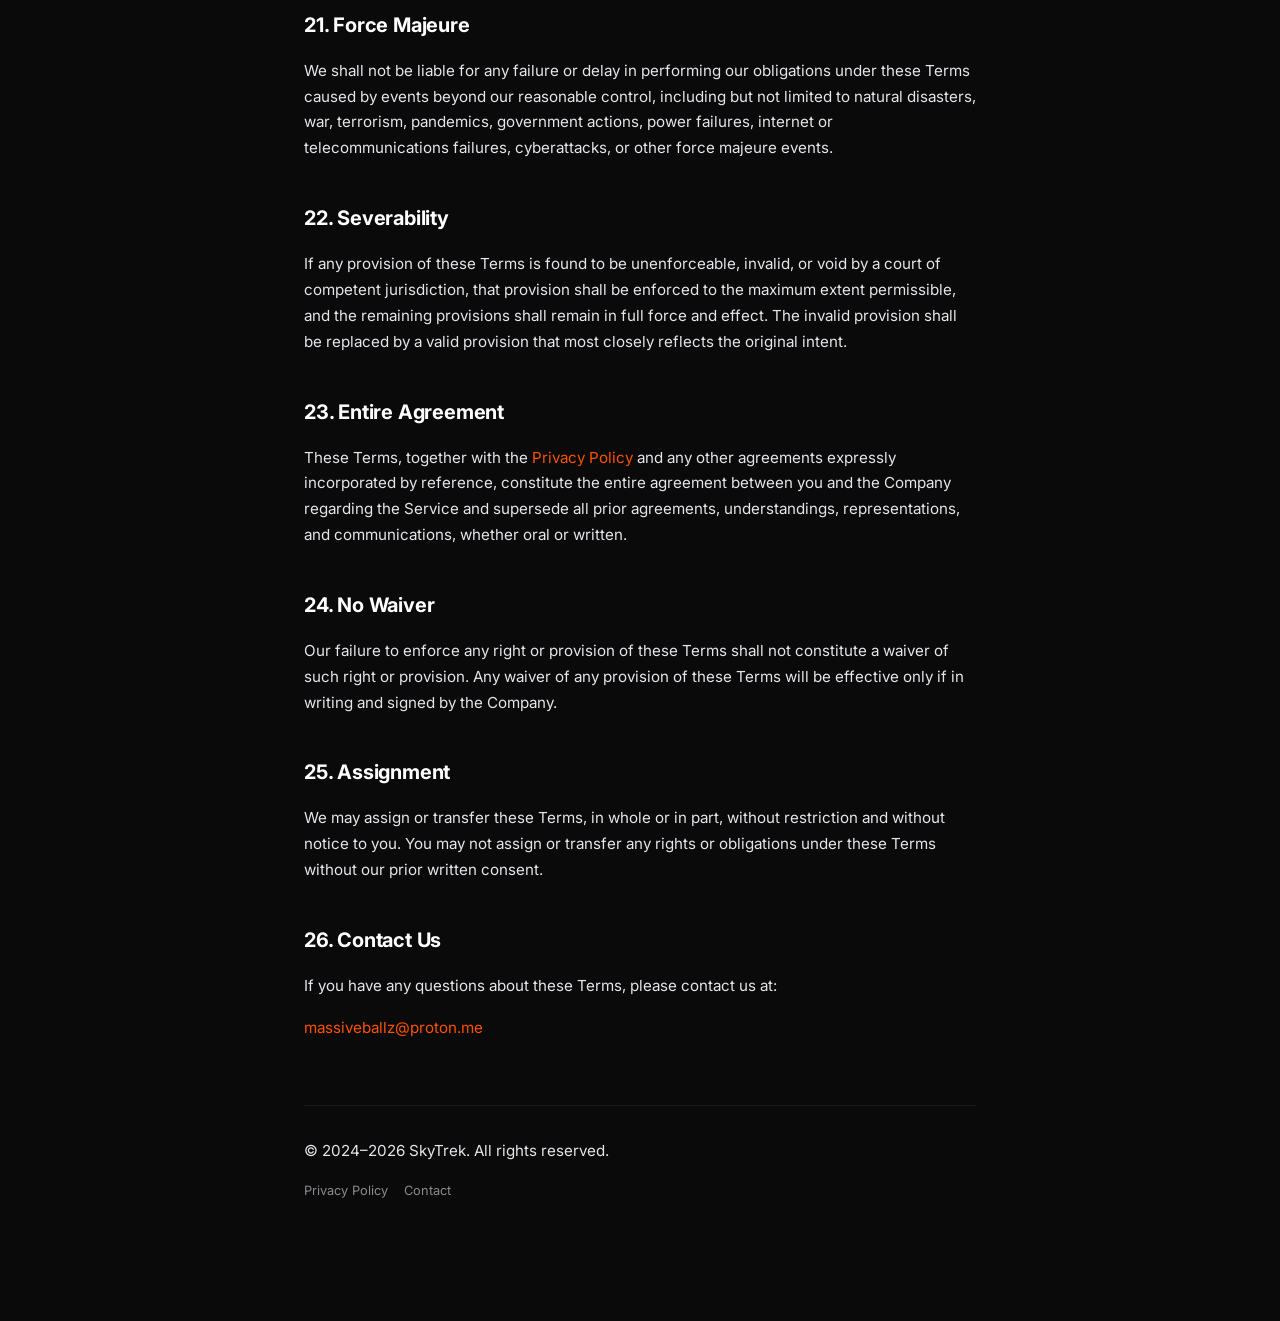
<file: terms/index.html>
<!DOCTYPE html>
<html lang="en">
<head>
  <meta charset="UTF-8">
  <meta name="viewport" content="width=device-width, initial-scale=1.0">
  <title>Terms of Use — SkyTrek</title>
  <meta name="description" content="Terms of Use for the SkyTrek application.">

  <!-- Google Analytics -->
  <script async src="https://www.googletagmanager.com/gtag/js?id=G-2VWK9V1VF9"></script>
  <script>
    window.dataLayer = window.dataLayer || [];
    function gtag(){dataLayer.push(arguments);}
    gtag('js', new Date());
    gtag('config', 'G-2VWK9V1VF9');
  </script>

  <!-- Fonts -->
  <link rel="preconnect" href="https://fonts.googleapis.com">
  <link rel="preconnect" href="https://fonts.gstatic.com" crossorigin>
  <link href="https://fonts.googleapis.com/css2?family=Inter:wght@400;500;600;700;800&display=swap" rel="stylesheet">

  <style>
    *, *::before, *::after { margin: 0; padding: 0; box-sizing: border-box; }

    :root {
      --orange: #FC5200;
      --dark: #0a0a0b;
      --dark-card: #141416;
      --gray-100: #f5f5f7;
      --gray-200: #e5e5ea;
      --gray-400: #8a8a8e;
      --gray-600: #48484a;
      --white: #ffffff;
      --font: 'Inter', -apple-system, BlinkMacSystemFont, 'Segoe UI', sans-serif;
    }

    html { scroll-behavior: smooth; }

    body {
      font-family: var(--font);
      background: var(--dark);
      color: var(--gray-200);
      line-height: 1.7;
      -webkit-font-smoothing: antialiased;
      -moz-osx-font-smoothing: grayscale;
    }

    a { color: var(--orange); text-decoration: none; }
    a:hover { text-decoration: underline; }

    .legal {
      max-width: 720px;
      margin: 0 auto;
      padding: 60px 24px 120px;
    }

    .legal__title {
      font-size: clamp(1.75rem, 4vw, 2.5rem);
      font-weight: 800;
      letter-spacing: -0.03em;
      color: var(--white);
      margin-bottom: 12px;
    }

    .legal__updated {
      font-size: 0.9rem;
      color: var(--gray-600);
      margin-bottom: 48px;
    }

    .legal h2 {
      font-size: 1.25rem;
      font-weight: 700;
      color: var(--white);
      margin: 40px 0 16px;
      letter-spacing: -0.01em;
    }

    .legal h2:first-of-type { margin-top: 0; }

    .legal p {
      margin-bottom: 16px;
      color: var(--gray-200);
      font-size: 0.95rem;
    }

    .legal ul, .legal ol {
      margin: 0 0 16px 24px;
      color: var(--gray-200);
      font-size: 0.95rem;
    }

    .legal li { margin-bottom: 8px; }

    .legal__footer {
      margin-top: 64px;
      padding-top: 32px;
      border-top: 1px solid rgba(255, 255, 255, 0.06);
      font-size: 0.8rem;
      color: var(--gray-600);
    }

    .legal__footer-links {
      display: flex;
      gap: 16px;
      margin-top: 8px;
    }

    .legal__footer-links a {
      font-size: 0.8rem;
      color: var(--gray-400);
    }
  </style>
</head>
<body>

<div class="legal">

  <h1 class="legal__title">Terms of Use</h1>
  <p class="legal__updated">Last updated: March 2, 2026</p>

  <h2>1. Acceptance of Terms</h2>
  <p>By downloading, installing, accessing, or using the SkyTrek mobile application, website (including mypilotprofile.com), and any related services (collectively, the "Service"), you agree to be bound by these Terms of Use ("Terms"). The Service is operated by an individual developer ("Company," "we," "us," or "our"). If you do not agree to these Terms, you must not access or use the Service. We reserve the right to modify these Terms at any time without prior notice. Your continued use of the Service following any changes constitutes your acceptance of the revised Terms.</p>

  <h2>2. Description of Service</h2>
  <p>SkyTrek is a social platform for pilots that includes flight logging, trip organization, social networking, direct messaging, content sharing, user profiles, search and discovery features, and related functionality. The Service allows users to import flight data from Electronic Flight Bag (EFB) applications, create and share content, interact with other users, and maintain public pilot profiles. The Service is provided for personal, non-commercial use.</p>

  <h2>3. Eligibility</h2>
  <p>You must be at least 16 years of age to use the Service. If you are located in the United States, you must be at least 13 years of age. By using the Service, you represent and warrant that you meet the applicable minimum age requirement in your jurisdiction and have the legal capacity to enter into these Terms. If you are between the minimum age and the age of majority in your jurisdiction, your parent or legal guardian must agree to these Terms on your behalf.</p>

  <h2>4. Account Registration</h2>
  <p>You may be required to create an account to access certain features of the Service. You are solely responsible for maintaining the confidentiality of your account credentials and for all activities that occur under your account. You agree to provide accurate, current, and complete information and to update such information as necessary. You must not share your account credentials with any other person. We reserve the right to suspend or terminate any account at our sole discretion, at any time, for any reason or no reason, with or without notice.</p>

  <h2>5. License to Use the Service</h2>
  <p>Subject to your compliance with these Terms, we grant you a limited, non-exclusive, non-transferable, revocable license to access and use the Service for your personal, non-commercial purposes. This license does not include the right to: (a) modify, copy, or create derivative works of the Service; (b) reverse engineer, decompile, or disassemble the Service; (c) rent, lease, lend, sell, or sublicense the Service; (d) remove any proprietary notices from the Service; or (e) use the Service for any unlawful purpose. We reserve all rights not expressly granted to you.</p>

  <h2>6. User Content and Ownership</h2>
  <p>By submitting, posting, uploading, creating, or otherwise making available any content through the Service ("User Content"), including but not limited to text, photos, images, flight data, trip data, map data, route data, posts, comments, messages, profile information, and any other material, you irrevocably assign and transfer to the Company all right, title, and interest in and to such User Content, including all intellectual property rights therein (copyright, trademark, and any other proprietary rights), worldwide and in perpetuity. From the moment User Content is submitted to or created within the Service, the Company shall be the sole and exclusive owner of such User Content.</p>
  <p>To the extent that any such assignment is not effective or permissible under applicable law, you grant the Company a worldwide, perpetual, irrevocable, royalty-free, fully paid-up, transferable, sublicensable (through multiple tiers) license to use, reproduce, modify, adapt, publish, translate, create derivative works from, distribute, publicly perform, publicly display, and otherwise exploit your User Content, in whole or in part, in any media, format, or channel, whether now known or hereafter developed, for any purpose whatsoever, including but not limited to commercial, advertising, promotional, research, product development, and machine learning purposes.</p>
  <p>This assignment and license survive the termination of your account or these Terms. You waive any and all moral rights in your User Content to the fullest extent permitted by applicable law. You acknowledge that you are not entitled to any compensation for any use of your User Content by the Company. You represent and warrant that you have all rights necessary to make the assignment and grant the licenses described herein and that your User Content does not infringe upon the rights of any third party. You are solely responsible for your User Content and the consequences of posting or publishing it.</p>

  <h2>7. User Content on Social Features</h2>
  <p>The Service includes social features such as a social feed, direct messaging, comments, kudos, follows, posts, and public pilot profiles. You understand and acknowledge that:</p>
  <ul>
    <li>Content you share publicly (including flights, trips, posts, and profile information) may be viewed by any user of the Service and, in the case of public pilot profiles, by anyone on the internet.</li>
    <li>Content shared with other users through messaging or other features may be saved, copied, screenshot, or further shared by those users, and we have no control over such use.</li>
    <li>We may display, distribute, and promote publicly shared User Content anywhere within the Service and on external platforms for promotional purposes.</li>
    <li>We do not pre-screen User Content and are not responsible for monitoring all content on the Service. You may encounter content that is offensive, inaccurate, or otherwise objectionable.</li>
    <li>You are solely responsible for your interactions with other users. We are not liable for any disputes, harm, or damages arising from your interactions with other users.</li>
  </ul>

  <h2>8. Our Rights and Ownership</h2>
  <p>The Service, including all software, designs, text, graphics, interfaces, code, data compilations, algorithms, models, and all other elements and components of the Service (excluding User Content), is owned by the Company and is protected by intellectual property laws. All rights not expressly granted herein are reserved by the Company. We may use any feedback, suggestions, or ideas you provide without any obligation to you.</p>
  <p>We reserve the right to use aggregated, anonymized, or de-identified data derived from your use of the Service and your User Content for any purpose, including but not limited to developing and improving our products and services, conducting research and analytics, training machine learning models and artificial intelligence systems, and creating new products and services.</p>

  <h2>9. Data Collection and Use</h2>
  <p>Your use of the Service is also governed by our <a href="../privacy/index.html">Privacy Policy</a>, which is incorporated into these Terms by reference. By using the Service, you consent to the collection, use, storage, processing, and sharing of your information as described in our Privacy Policy. You acknowledge that the Service involves the collection of personal data, including location data, flight data, social interaction data, device information, and communications data.</p>

  <h2>10. Acceptable Use</h2>
  <p>You agree not to use the Service to:</p>
  <ul>
    <li>Violate any applicable law, regulation, or third-party rights in any jurisdiction.</li>
    <li>Upload, post, or transmit any content that is unlawful, harmful, threatening, abusive, harassing, defamatory, vulgar, obscene, hateful, discriminatory, or otherwise objectionable.</li>
    <li>Upload, post, or transmit any content depicting or promoting violence, self-harm, illegal activities, or exploitation of minors.</li>
    <li>Impersonate any person or entity or misrepresent your affiliation.</li>
    <li>Stalk, harass, bully, intimidate, or threaten any other user.</li>
    <li>Send unsolicited or unauthorized advertising, spam, or promotional messages through the Service, including via direct messaging.</li>
    <li>Interfere with or disrupt the Service, servers, or networks.</li>
    <li>Attempt to gain unauthorized access to any part of the Service or any other systems or networks.</li>
    <li>Use any automated means, including bots, scrapers, or crawlers, to access or interact with the Service without our express written permission.</li>
    <li>Transmit any viruses, malware, or other harmful code.</li>
    <li>Collect or harvest any information from the Service or other users without consent.</li>
    <li>Use the Service for any commercial purpose without our prior written authorization.</li>
    <li>Circumvent, disable, or interfere with any security features of the Service.</li>
  </ul>

  <h2>11. Content Moderation and Reporting</h2>
  <p>We reserve the right, but are not obligated, to monitor, review, edit, remove, or disable access to any User Content at our sole discretion, at any time, for any reason or no reason, without notice. We are not responsible for any User Content posted by users of the Service. We are under no obligation to mediate disputes between users. The Service provides tools for users to report and block other users and content. We will review reports and may take action at our sole discretion, but we make no guarantees about the outcome of any report or the timeframe for action.</p>

  <h2>12. No Reliance on Service for Aviation Safety</h2>
  <p>THE SERVICE IS NOT AN AVIATION SAFETY TOOL AND IS NOT INTENDED TO BE USED FOR FLIGHT PLANNING, NAVIGATION, OR ANY PURPOSE CRITICAL TO AVIATION SAFETY. Flight data displayed in the Service, including routes, distances, times, and airport information, may be inaccurate, incomplete, or outdated. You must not rely on the Service for any operational aviation decision. Always use certified instruments, official charts, and approved Electronic Flight Bag applications for flight operations. We expressly disclaim any liability for damages arising from reliance on the Service for aviation purposes.</p>

  <h2>13. Termination</h2>
  <p>We may terminate or suspend your access to the Service, in whole or in part, at any time, for any reason or no reason, with or without notice, at our sole discretion. Upon termination, your right to use the Service will immediately cease. We may delete your account data following termination but are not obligated to do so. All provisions of these Terms that by their nature should survive termination shall survive, including but not limited to the license grants, ownership provisions, warranty disclaimers, indemnification, limitation of liability, and dispute resolution provisions.</p>

  <h2>14. Disclaimer of Warranties</h2>
  <p>THE SERVICE IS PROVIDED "AS IS" AND "AS AVAILABLE," WITHOUT WARRANTIES OF ANY KIND, WHETHER EXPRESS, IMPLIED, OR STATUTORY. TO THE FULLEST EXTENT PERMITTED BY APPLICABLE LAW, WE DISCLAIM ALL WARRANTIES, INCLUDING BUT NOT LIMITED TO IMPLIED WARRANTIES OF MERCHANTABILITY, FITNESS FOR A PARTICULAR PURPOSE, TITLE, NON-INFRINGEMENT, AND ACCURACY. WE DO NOT WARRANT THAT THE SERVICE WILL BE UNINTERRUPTED, ERROR-FREE, SECURE, OR FREE OF VIRUSES OR OTHER HARMFUL COMPONENTS. WE DO NOT WARRANT THE ACCURACY, COMPLETENESS, OR RELIABILITY OF ANY CONTENT, DATA, OR INFORMATION ON THE SERVICE, INCLUDING USER CONTENT AND FLIGHT DATA. WE DO NOT WARRANT THAT THE SERVICE WILL MEET YOUR REQUIREMENTS OR EXPECTATIONS. YOU USE THE SERVICE ENTIRELY AT YOUR OWN RISK.</p>
  <p>THE FOREGOING DISCLAIMERS APPLY TO THE MAXIMUM EXTENT PERMITTED BY APPLICABLE LAW. SOME JURISDICTIONS, INCLUDING THOSE IN THE EUROPEAN UNION, DO NOT ALLOW THE EXCLUSION OF IMPLIED WARRANTIES, SO SOME OF THE ABOVE EXCLUSIONS MAY NOT APPLY TO YOU. IN SUCH JURISDICTIONS, OUR LIABILITY IS LIMITED TO THE MINIMUM EXTENT PERMITTED BY LAW.</p>

  <h2>15. Limitation of Liability</h2>
  <p>TO THE MAXIMUM EXTENT PERMITTED BY APPLICABLE LAW, IN NO EVENT SHALL THE COMPANY, ITS OPERATOR, DIRECTORS, OFFICERS, EMPLOYEES, AGENTS, PARTNERS, AFFILIATES, SUCCESSORS, OR ASSIGNS BE LIABLE FOR ANY INDIRECT, INCIDENTAL, SPECIAL, CONSEQUENTIAL, EXEMPLARY, OR PUNITIVE DAMAGES, INCLUDING BUT NOT LIMITED TO LOSS OF PROFITS, DATA, USE, GOODWILL, REPUTATION, OR OTHER INTANGIBLE LOSSES, ARISING OUT OF OR IN CONNECTION WITH:</p>
  <ul>
    <li>YOUR ACCESS TO OR USE OF (OR INABILITY TO ACCESS OR USE) THE SERVICE;</li>
    <li>ANY USER CONTENT OR CONDUCT OF ANY THIRD PARTY ON THE SERVICE, INCLUDING DEFAMATORY, OFFENSIVE, OR ILLEGAL CONDUCT;</li>
    <li>ANY CONTENT, INFORMATION, OR DATA OBTAINED FROM OR THROUGH THE SERVICE;</li>
    <li>UNAUTHORIZED ACCESS, USE, OR ALTERATION OF YOUR TRANSMISSIONS, CONTENT, OR DATA;</li>
    <li>INTERACTIONS BETWEEN USERS, WHETHER ONLINE OR OFFLINE;</li>
    <li>MESSAGES, PHOTOS, OR OTHER CONTENT SENT OR RECEIVED THROUGH THE DIRECT MESSAGING OR OTHER COMMUNICATION FEATURES;</li>
    <li>ANY LOSS OR CORRUPTION OF FLIGHT DATA, TRIP DATA, OR OTHER USER DATA;</li>
    <li>ANY RELIANCE ON INFORMATION PROVIDED THROUGH THE SERVICE;</li>
  </ul>
  <p>WHETHER BASED ON WARRANTY, CONTRACT, TORT (INCLUDING NEGLIGENCE), STRICT LIABILITY, STATUTE, OR ANY OTHER LEGAL THEORY, EVEN IF WE HAVE BEEN ADVISED OF THE POSSIBILITY OF SUCH DAMAGES.</p>
  <p>IN NO EVENT SHALL OUR TOTAL AGGREGATE LIABILITY TO YOU FOR ALL CLAIMS ARISING OUT OF OR RELATING TO THE SERVICE OR THESE TERMS EXCEED THE GREATER OF (A) THE AMOUNT YOU HAVE PAID US IN THE TWELVE (12) MONTHS PRECEDING THE CLAIM, OR (B) ONE HUNDRED EUROS (&euro;100).</p>
  <p>THE LIMITATIONS SET FORTH IN THIS SECTION APPLY TO THE MAXIMUM EXTENT PERMITTED BY APPLICABLE LAW. SOME JURISDICTIONS, INCLUDING THOSE IN THE EUROPEAN UNION, DO NOT ALLOW THE LIMITATION OR EXCLUSION OF LIABILITY FOR CERTAIN DAMAGES, SO SOME OF THE ABOVE LIMITATIONS MAY NOT APPLY TO YOU. IN SUCH JURISDICTIONS, OUR LIABILITY IS LIMITED TO THE MINIMUM EXTENT PERMITTED BY LAW. NOTHING IN THESE TERMS SHALL EXCLUDE OR LIMIT OUR LIABILITY FOR DEATH OR PERSONAL INJURY CAUSED BY OUR NEGLIGENCE, FRAUD OR FRAUDULENT MISREPRESENTATION, OR ANY OTHER LIABILITY THAT CANNOT BE EXCLUDED OR LIMITED UNDER APPLICABLE LAW.</p>

  <h2>16. Indemnification</h2>
  <p>To the maximum extent permitted by applicable law, you agree to indemnify, defend, and hold harmless the Company and its Operator, officers, directors, employees, agents, affiliates, successors, and assigns from and against any and all claims, liabilities, damages, losses, costs, and expenses (including reasonable attorneys' fees and legal costs) arising out of or relating to: (a) your use of the Service; (b) your User Content; (c) your violation of these Terms; (d) your violation of any rights of a third party, including other users; (e) your interactions with other users of the Service; or (f) any claim that your User Content caused damage to a third party. This indemnification obligation applies regardless of whether the Company was negligent.</p>
  <p>If you are a consumer in the European Union, this indemnification clause applies only to the extent permitted by applicable law and does not require you to indemnify for damages caused by our own negligence.</p>

  <h2>17. Dispute Resolution and Arbitration</h2>
  <p><strong>For users outside the European Union/EEA:</strong> Any dispute, claim, or controversy arising out of or relating to these Terms or the Service ("Dispute") shall be resolved through final and binding individual arbitration, rather than in court. YOU AGREE TO WAIVE YOUR RIGHT TO A JURY TRIAL AND YOUR RIGHT TO PARTICIPATE IN A CLASS ACTION, CLASS-WIDE ARBITRATION, OR REPRESENTATIVE PROCEEDING. The arbitration shall be conducted by a recognized arbitration institution in accordance with its then-current rules. The arbitrator's decision shall be final and binding and may be entered as a judgment in any court of competent jurisdiction. Each party shall bear its own costs of arbitration.</p>
  <p><strong>For users in the European Union/EEA:</strong> Nothing in these Terms shall deprive you of the protection afforded by mandatory provisions of the law of your country of habitual residence. You may bring proceedings in the courts of the Member State in which you are domiciled in accordance with Article 18 of Regulation (EU) No 1215/2012 (Brussels I Recast). You may also use the European Commission's Online Dispute Resolution platform at <a href="https://ec.europa.eu/consumers/odr">https://ec.europa.eu/consumers/odr</a>. The binding arbitration clause in the preceding paragraph does not apply to you to the extent it is prohibited by the mandatory consumer protection laws of your jurisdiction.</p>

  <h2>18. Governing Law</h2>
  <p><strong>For users outside the European Union/EEA:</strong> These Terms shall be governed by and construed in accordance with the laws of England and Wales, without regard to its conflict of law provisions.</p>
  <p><strong>For users in the European Union/EEA:</strong> These Terms shall be governed by the laws of England and Wales, except where the mandatory consumer protection laws of your country of habitual residence provide greater protection, in which case those mandatory provisions shall apply.</p>

  <h2>19. Safe Harbor and Intermediary Protections</h2>
  <p>The Service functions as an online platform and intermediary. To the fullest extent permitted by applicable law, including but not limited to Section 230 of the Communications Decency Act (47 U.S.C. &sect; 230), the EU Digital Services Act (Regulation (EU) 2022/2065), and the EU E-Commerce Directive (Directive 2000/31/EC), we are not liable for User Content created, posted, shared, or transmitted by users of the Service. We do not endorse, verify, or assume any responsibility for User Content. We act in good faith to remove or disable access to illegal content upon obtaining actual knowledge of such content, in accordance with applicable law.</p>

  <h2>20. Notice and Takedown</h2>
  <p>If you believe that any content on the Service infringes your intellectual property rights, violates your privacy, or is otherwise illegal, please notify us at <a href="mailto:massiveballz@proton.me">massiveballz@proton.me</a> with sufficient detail to identify the content and the basis for your complaint. We will review and act on properly submitted notices in accordance with applicable law, including the EU Digital Services Act and the US Digital Millennium Copyright Act (DMCA).</p>

  <h2>21. Force Majeure</h2>
  <p>We shall not be liable for any failure or delay in performing our obligations under these Terms caused by events beyond our reasonable control, including but not limited to natural disasters, war, terrorism, pandemics, government actions, power failures, internet or telecommunications failures, cyberattacks, or other force majeure events.</p>

  <h2>22. Severability</h2>
  <p>If any provision of these Terms is found to be unenforceable, invalid, or void by a court of competent jurisdiction, that provision shall be enforced to the maximum extent permissible, and the remaining provisions shall remain in full force and effect. The invalid provision shall be replaced by a valid provision that most closely reflects the original intent.</p>

  <h2>23. Entire Agreement</h2>
  <p>These Terms, together with the <a href="../privacy/index.html">Privacy Policy</a> and any other agreements expressly incorporated by reference, constitute the entire agreement between you and the Company regarding the Service and supersede all prior agreements, understandings, representations, and communications, whether oral or written.</p>

  <h2>24. No Waiver</h2>
  <p>Our failure to enforce any right or provision of these Terms shall not constitute a waiver of such right or provision. Any waiver of any provision of these Terms will be effective only if in writing and signed by the Company.</p>

  <h2>25. Assignment</h2>
  <p>We may assign or transfer these Terms, in whole or in part, without restriction and without notice to you. You may not assign or transfer any rights or obligations under these Terms without our prior written consent.</p>

  <h2>26. Contact Us</h2>
  <p>If you have any questions about these Terms, please contact us at:</p>
  <p><a href="mailto:massiveballz@proton.me">massiveballz@proton.me</a></p>

  <div class="legal__footer">
    <p>&copy; 2024&ndash;2026 SkyTrek. All rights reserved.</p>
    <div class="legal__footer-links">
      <a href="../privacy/index.html">Privacy Policy</a>
      <a href="mailto:massiveballz@proton.me">Contact</a>
    </div>
  </div>
</div>

</body>
</html>
</file>
